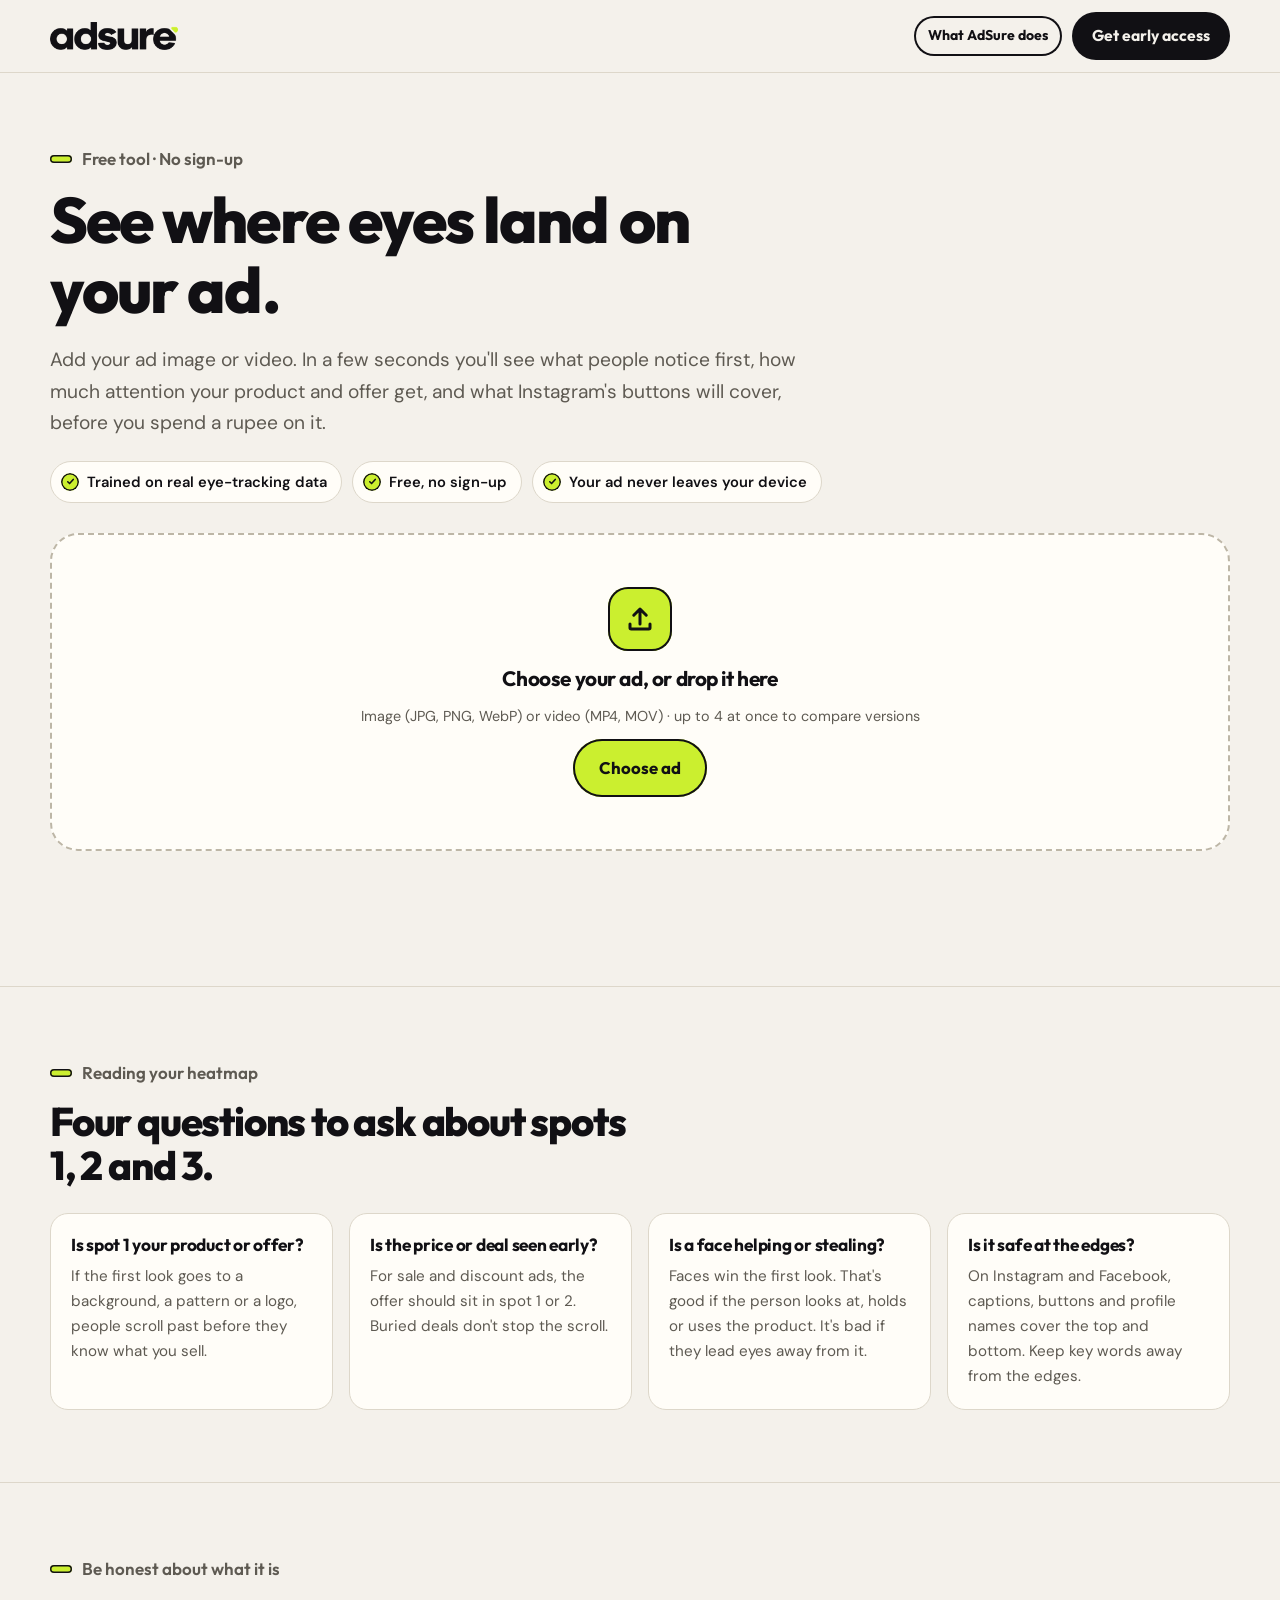
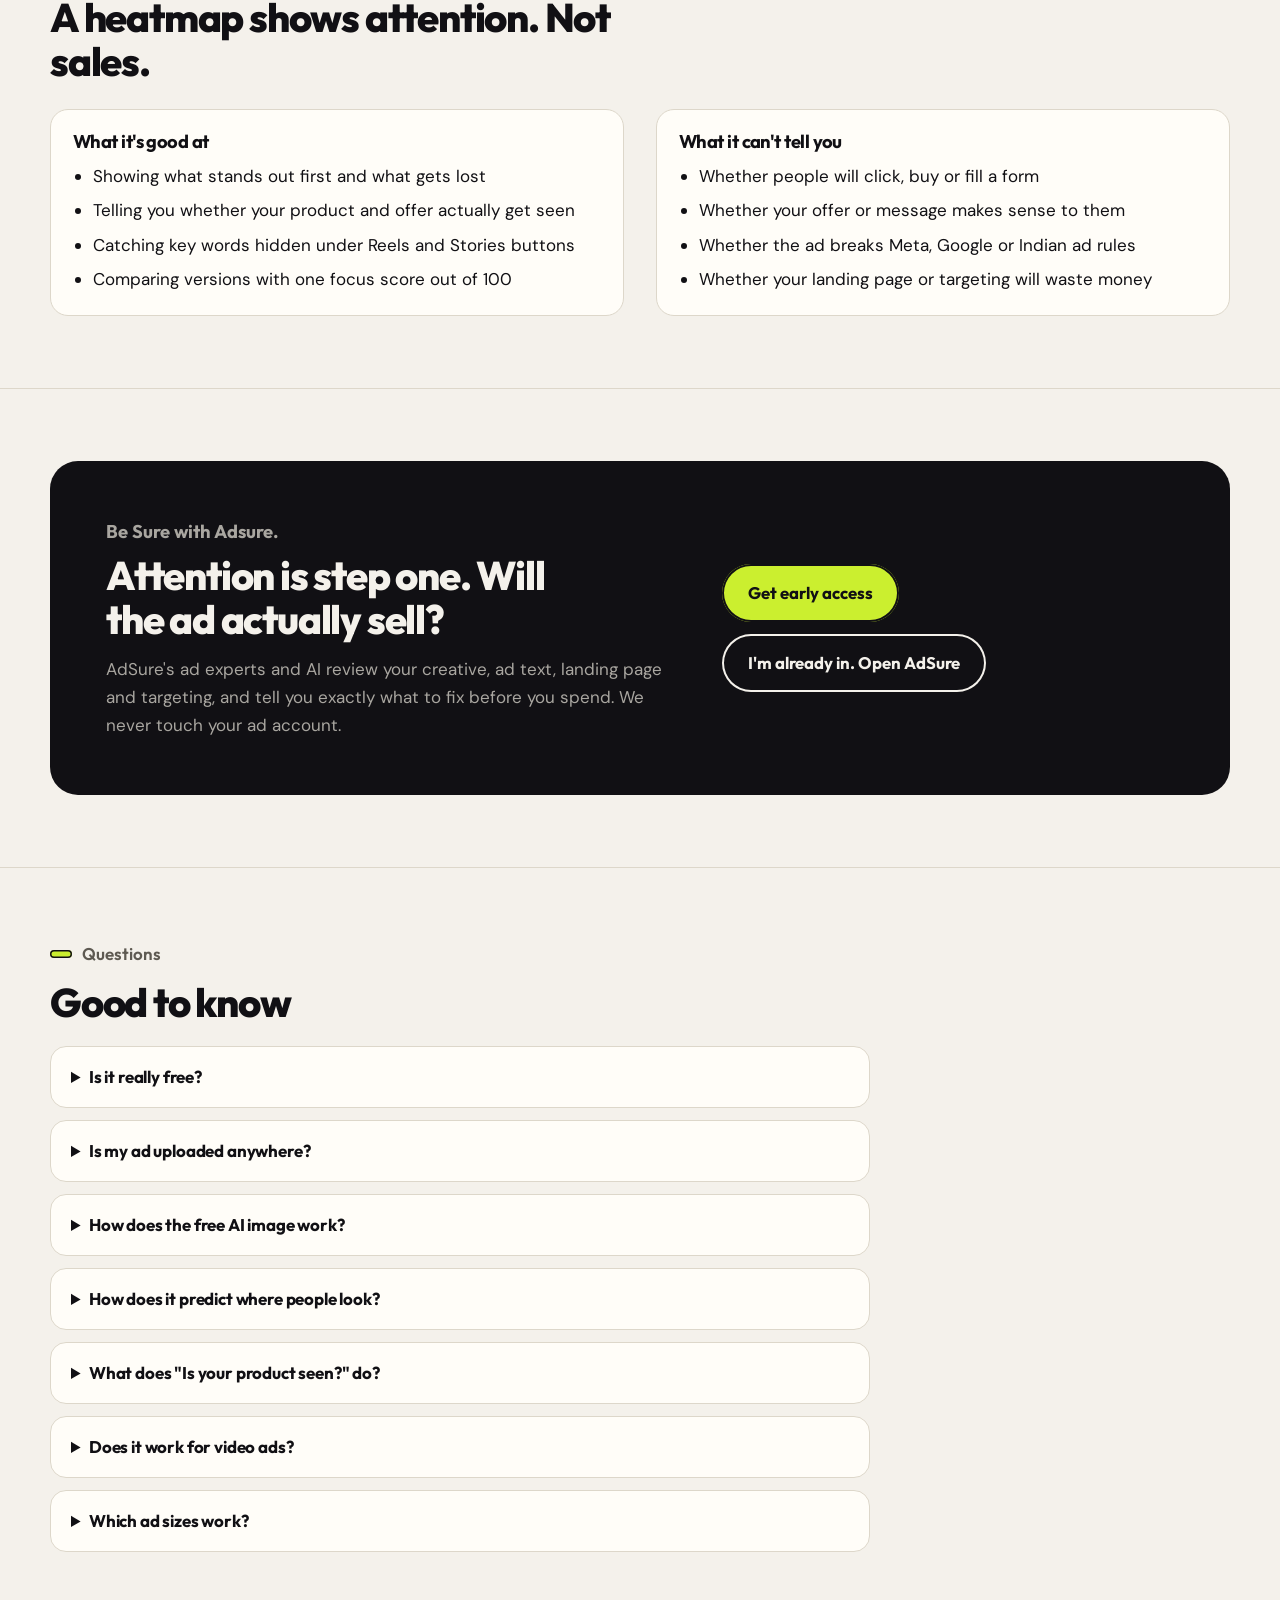
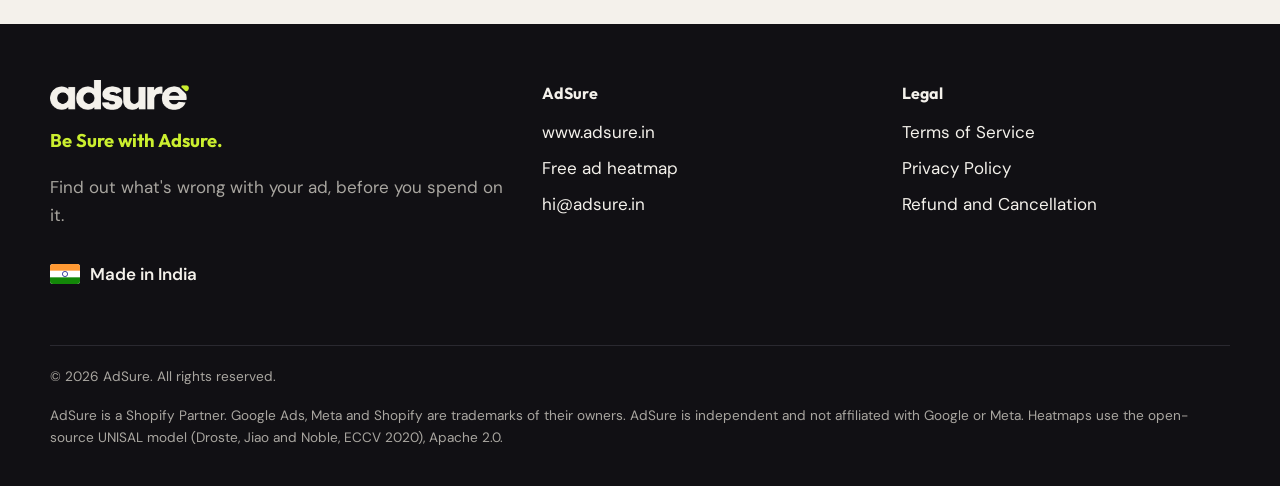
<file: heatmap.html>
<!doctype html>
<html lang="en-IN">
<head>
<meta charset="utf-8">
<meta name="viewport" content="width=device-width, initial-scale=1, viewport-fit=cover">
<title>Free Ad Attention Heatmap: See What People Notice First | AdSure</title>
<meta name="description" content="Free, no sign-up. Add your Meta or Google ad image or video and see where eyes land first, what gets skipped, and what to change. Your ad never leaves your device.">
<meta name="robots" content="index, follow, max-image-preview:large">
<link rel="canonical" href="https://www.adsure.in/heatmap">
<meta name="theme-color" content="#F4F1EB">
<meta property="og:type" content="website">
<meta property="og:site_name" content="AdSure">
<meta property="og:locale" content="en_IN">
<meta property="og:url" content="https://www.adsure.in/heatmap">
<meta property="og:title" content="Free Ad Attention Heatmap | AdSure">
<meta property="og:description" content="See where eyes land first on your ad, before you spend on it. Free, no sign-up, and your ad never leaves your device.">
<meta property="og:image" content="https://www.adsure.in/assets/og-heatmap.png?v=1">
<meta property="og:image:width" content="1200">
<meta property="og:image:height" content="630">
<meta property="og:image:alt" content="AdSure free ad attention heatmap: see where eyes land first on your ad">
<meta name="twitter:card" content="summary_large_image">
<meta name="twitter:title" content="Free Ad Attention Heatmap | AdSure">
<meta name="twitter:description" content="See where eyes land first on your ad, before you spend on it. Free, no sign-up.">
<meta name="twitter:image" content="https://www.adsure.in/assets/og-heatmap.png?v=1">
<link rel="icon" href="/assets/favicon.png" type="image/png">
<link rel="apple-touch-icon" href="/assets/apple-touch-icon.png">
<link rel="preconnect" href="https://fonts.googleapis.com">
<link rel="preconnect" href="https://fonts.gstatic.com" crossorigin>
<link href="https://fonts.googleapis.com/css2?family=Outfit:wght@500;600;700;800&family=DM+Sans:opsz,wght@9..40,400;9..40,500;9..40,600;9..40,700&display=swap" rel="stylesheet">
<link rel="stylesheet" href="/assets/legal.css">
<script type="application/ld+json">
[
 {
  "@context": "https://schema.org",
  "@type": "WebApplication",
  "name": "AdSure Ad Attention Heatmap",
  "url": "https://www.adsure.in/heatmap",
  "applicationCategory": "BusinessApplication",
  "operatingSystem": "Web",
  "isAccessibleForFree": true,
  "offers": { "@type": "Offer", "price": "0", "priceCurrency": "INR" },
  "description": "See where people look first on your ad image or video. Free, no sign-up, runs in your browser.",
  "publisher": { "@type": "Organization", "name": "AdSure", "url": "https://www.adsure.in/" }
 },
 {
  "@context": "https://schema.org",
  "@type": "FAQPage",
  "mainEntity": [
   { "@type": "Question", "name": "Is the ad heatmap really free?", "acceptedAnswer": { "@type": "Answer", "text": "Yes. No sign-up, no limit on how many ads you check." } },
   { "@type": "Question", "name": "Is my ad uploaded anywhere?", "acceptedAnswer": { "@type": "Answer", "text": "Not for the heatmap. The heatmap is worked out inside your browser, so your image or video never leaves your phone or computer. The only exception is the optional free AI image: if you choose it, a small copy of that one ad is sent to our AI to make it, and neither image is stored." } },
   { "@type": "Question", "name": "How accurate is an attention heatmap?", "acceptedAnswer": { "@type": "Answer", "text": "It uses a model trained on real eye-tracking studies, so it is good at showing what stands out first and what gets lost. It is a prediction, not a new eye-tracking study of your ad, and it cannot tell you whether people will click or buy." } },
   { "@type": "Question", "name": "Does it work for video ads?", "acceptedAnswer": { "@type": "Answer", "text": "Yes. It checks the opening frame and one frame for each of the first 3 seconds." } }
  ]
 }
]
</script>
<style>
  .btn-lime{background:var(--lime);color:var(--ink);box-shadow:inset 0 0 0 2px var(--ink)}
  .btn-lime:hover{background:#d8f55c}
  .btn-ghost{background:transparent;color:var(--ink);box-shadow:inset 0 0 0 2px var(--ink)}
  .btn-ghost:hover{background:rgba(17,16,20,.06)}
  .btn-big{padding:15px 26px;font-size:1.05rem}
  .btn-sm{padding:8px 14px;font-size:.88rem}
  .on-ink .btn-ghost{color:var(--cream);box-shadow:inset 0 0 0 2px var(--cream)}
  .on-ink .btn-ghost:hover{background:rgba(255,255,255,.08)}
  button.btn{border:0;cursor:pointer}

  .tool{padding:clamp(36px,6vw,72px) 0 clamp(40px,6vw,72px)}
  .tool h1{font-size:clamp(2.3rem,5.4vw,4rem);font-weight:800;max-width:17ch}
  .lede{font-size:clamp(1.05rem,1.6vw,1.2rem);color:var(--muted);max-width:60ch;margin:18px 0 0}
  .pills{display:flex;flex-wrap:wrap;gap:10px;margin:22px 0 0;padding:0;list-style:none}
  .pills li{display:flex;align-items:center;gap:8px;background:var(--paper);border:1px solid var(--line);border-radius:999px;padding:8px 14px 8px 10px;font-weight:600;font-size:.92rem}
  .pills li::before{content:"";width:18px;height:18px;border-radius:50%;background:var(--lime) url("data:image/svg+xml,%3Csvg xmlns='http://www.w3.org/2000/svg' viewBox='0 0 24 24' fill='none' stroke='%23111014' stroke-width='3.4' stroke-linecap='round' stroke-linejoin='round'%3E%3Cpath d='M6 12.5l4 4 8-9'/%3E%3C/svg%3E") center/11px no-repeat;box-shadow:inset 0 0 0 1.5px var(--ink)}

  .drop{margin-top:30px;display:grid;place-items:center;text-align:center;gap:10px;background:var(--paper);border:2px dashed #BDB6A6;border-radius:var(--r-lg,28px);padding:clamp(28px,5vw,52px) 20px;cursor:pointer;transition:border-color .15s,background .15s}
  .drop:hover,.drop.over{border-color:var(--ink);background:#fff}
  .drop:focus-within{outline:3px solid var(--ink);outline-offset:3px}
  .drop b{font-family:var(--head);font-size:1.3rem;letter-spacing:-.02em}
  .drop .small{color:var(--muted);font-size:.9rem}
  .drop input{position:absolute;width:1px;height:1px;opacity:0;pointer-events:none}
  .drop-ic{width:64px;height:64px;border-radius:20px;background:var(--lime);display:grid;place-items:center;box-shadow:inset 0 0 0 2px var(--ink)}
  .status{margin-top:14px;font-weight:600;min-height:1.6em}
  .status.err{color:#B3261E}

  .results{display:grid;gap:22px;margin-top:22px}
  .res{display:grid;grid-template-columns:minmax(0,1.05fr) minmax(0,1fr);gap:clamp(18px,3vw,34px);background:var(--paper);border:1px solid var(--line);border-radius:var(--r-lg,28px);padding:clamp(16px,2.6vw,26px)}
  .res-media{background:var(--ink);border-radius:18px;overflow:hidden;display:grid;place-items:center;align-self:start}
  .res-media canvas{display:block;width:100%;height:auto;max-height:640px;object-fit:contain}
  .res-name{font-size:.86rem;color:var(--muted);margin:0 0 10px;overflow:hidden;text-overflow:ellipsis;white-space:nowrap}
  .seg{display:inline-flex;background:var(--cream);border:1px solid var(--line);border-radius:999px;padding:4px;gap:2px}
  .seg button{border:0;background:transparent;border-radius:999px;padding:7px 14px;font:600 .88rem var(--body);color:var(--muted);cursor:pointer}
  .seg button[aria-pressed="true"]{background:var(--ink);color:var(--cream)}
  .verdict{display:inline-flex;align-items:center;gap:8px;margin-top:16px;border-radius:999px;padding:7px 14px 7px 10px;font-family:var(--head);font-weight:800;font-size:1.05rem;letter-spacing:-.01em}
  .verdict::before{content:"";width:12px;height:12px;border-radius:50%;background:currentColor}
  .verdict.good{background:var(--lime);color:var(--ink)}
  .verdict.good::before{background:var(--ink)}
  .verdict.mid{background:#FFE9B8;color:#7A4B00}
  .verdict.bad{background:#FBE3DF;color:#A3281C}
  .res-line{margin:12px 0 0;font-size:1.02rem}
  .res h3{font-size:1.05rem;margin:20px 0 8px}
  .spots{list-style:none;margin:0;padding:0;display:grid;gap:8px}
  .spots li{display:grid;grid-template-columns:28px 1fr auto;gap:10px;align-items:center;background:var(--cream);border-radius:12px;padding:9px 12px;font-size:.95rem}
  .spots i{font-style:normal;width:26px;height:26px;border-radius:50%;background:var(--lime);box-shadow:inset 0 0 0 2px var(--ink);display:grid;place-items:center;font:800 .8rem var(--head)}
  .spots small{color:var(--muted);font-weight:600}
  .tips{margin:0;padding-left:20px;display:grid;gap:6px;font-size:.96rem}
  .res-actions{display:flex;gap:10px;flex-wrap:wrap;margin-top:20px}
  .compare{background:var(--ink);color:var(--cream);border-radius:var(--r-lg,28px);padding:clamp(18px,3vw,28px)}
  .compare h2{font-size:1.4rem}
  .compare p{color:var(--muted-on-ink);margin:8px 0 0}
  .compare b{color:var(--lime)}

  .sec{padding:clamp(40px,6vw,72px) 0;border-top:1px solid var(--line)}
  .sec h2{font-size:clamp(1.7rem,3.2vw,2.5rem);font-weight:800;max-width:22ch}
  .qgrid{display:grid;grid-template-columns:repeat(auto-fit,minmax(220px,1fr));gap:16px;margin-top:26px}
  .q{background:var(--paper);border:1px solid var(--line);border-radius:18px;padding:20px}
  .q b{font-family:var(--head);font-size:1.08rem;letter-spacing:-.015em;display:block;line-height:1.25}
  .q p{margin:8px 0 0;color:var(--muted);font-size:.95rem}
  .two{display:grid;grid-template-columns:1fr 1fr;gap:clamp(18px,3vw,32px);margin-top:26px}
  .box{background:var(--paper);border:1px solid var(--line);border-radius:18px;padding:22px}
  .box h3{font-size:1.15rem;margin-bottom:10px}
  .box ul{margin:0;padding-left:20px;display:grid;gap:6px}
  .cta{background:var(--ink);color:var(--cream);border-radius:var(--r-lg,28px);padding:clamp(28px,5vw,56px);display:grid;grid-template-columns:1.3fr 1fr;gap:28px;align-items:center}
  .cta h2{color:var(--cream);max-width:18ch}
  .cta p{color:var(--muted-on-ink);margin:14px 0 0;max-width:52ch}
  .cta .btns{display:flex;flex-direction:column;gap:12px;align-items:flex-start}
  .cta .tagline{margin:0 0 6px}
  .faq{margin-top:22px;display:grid;gap:12px;max-width:820px}
  .faq details{background:var(--paper);border:1px solid var(--line);border-radius:16px;padding:16px 20px}
  .faq summary{cursor:pointer;font-family:var(--head);font-weight:700;font-size:1.06rem;letter-spacing:-.01em}
  .faq p{margin:10px 0 0;color:var(--muted)}
  .nav-in .nav-r{display:flex;gap:10px;align-items:center}
  .muted{color:var(--muted)}
  .small{font-size:.88rem}
  .head-row{display:flex;align-items:center;gap:14px}
  .head-row .verdict{margin-top:0}
  .sc{position:relative;width:64px;height:64px;flex:none;display:grid;place-items:center}
  .sc svg{position:absolute;inset:0;width:100%;height:100%}
  .sc b{font-family:var(--head);font-weight:800;font-size:1.25rem;letter-spacing:-.03em;color:var(--ink)}
  .sc.good{color:#8DB31A}.sc.mid{color:#E2A23B}.sc.bad{color:#D9483B}
  .res .seg{margin-top:14px}
  .res-left{display:grid;gap:14px;align-self:start}
  .strip{display:flex;gap:8px;overflow-x:auto;padding-bottom:4px}
  .strip button{border:0;background:var(--cream);border-radius:12px;padding:6px;display:grid;gap:4px;cursor:pointer;box-shadow:inset 0 0 0 1.5px var(--line);flex:none}
  .strip button[aria-pressed="true"]{box-shadow:inset 0 0 0 2.5px var(--ink)}
  .strip canvas{display:block;width:auto;height:90px;border-radius:8px}
  .strip small{font-weight:700;font-size:.78rem}
  .marks{list-style:none;margin:0 0 10px;padding:0;display:grid;gap:8px}
  .marks li{display:grid;grid-template-columns:minmax(90px,auto) 1fr auto auto;gap:10px;align-items:center;background:var(--cream);border-radius:12px;padding:8px 10px;font-size:.92rem}
  .marks .bar{height:8px;border-radius:8px;background:#E7E2D6;overflow:hidden}
  .marks .bar span{display:block;height:100%;background:var(--ink);border-radius:8px}
  .marks .x{border:0;background:transparent;font-size:1.2rem;line-height:1;cursor:pointer;color:var(--muted);padding:0 4px}
  .mark-btns{display:flex;flex-wrap:wrap;gap:6px}
  .mark-btns button{border:0;border-radius:999px;padding:6px 11px;font:600 .82rem var(--body);background:var(--paper);box-shadow:inset 0 0 0 1.5px var(--line);cursor:pointer;color:var(--ink)}
  .mark-btns button:hover{box-shadow:inset 0 0 0 1.5px var(--ink)}
  .mark-btns button[aria-pressed="true"]{background:var(--lime);box-shadow:inset 0 0 0 2px var(--ink)}
  .mark-hint{margin:8px 0 0;font-weight:700;color:var(--ink);background:var(--lime-soft);border-radius:10px;padding:8px 12px}
  .chk{display:flex;gap:8px;align-items:flex-start;margin-top:14px;font-size:.92rem;font-weight:600;cursor:pointer}
  .chk input{margin-top:4px;accent-color:#111014}
  .phones{display:grid;grid-template-columns:1fr 1fr;gap:12px}
  .phones figure{margin:0;display:grid;gap:6px;justify-items:center}
  .phones figcaption{font-size:.8rem;color:var(--muted);text-align:center}
  .phone{width:100%;max-width:220px;background:#fff;border-radius:22px;padding:10px 0 12px;box-shadow:0 0 0 6px var(--ink),0 18px 40px -18px rgba(17,16,20,.5);overflow:hidden}
  .ph-top{display:flex;align-items:center;gap:6px;padding:0 10px 8px;font-size:.66rem}
  .ph-top .av{width:18px;height:18px;border-radius:50%;background:#ddd}
  .ph-top small{color:#888;margin-left:auto}
  .ph-ad img{display:block;width:100%;height:auto}
  .ph-cta{display:flex;justify-content:space-between;padding:7px 10px;background:#F2F2F2;font-size:.68rem;font-weight:700}
  .ph-cap{height:8px;margin:8px 10px 0;border-radius:4px;background:#EEE}
  .phone.glance .ph-ad img{filter:blur(3px) saturate(.9);transform:scale(1.02)}
  @media (max-width:860px){.res,.cta,.two{grid-template-columns:1fr}.nav-in .btn-ghost{display:none}}
  @media print{.drop,.res-actions,.seg,.cta,.sec{display:none}}
  .ai-free{margin-top:20px;padding:16px 18px;border-radius:18px;background:var(--lime-soft,#EEF8C4);box-shadow:inset 0 0 0 2px var(--ink)}
  .ai-free h3{margin:0 0 6px}
  .ai-img{display:block;width:100%;max-width:420px;height:auto;margin-top:10px;border-radius:12px;box-shadow:0 0 0 1px var(--line)}
  .ai-err{color:#B3261E;margin:10px 0 0}
  .ai-spin{display:inline-block;width:14px;height:14px;margin-right:8px;vertical-align:-2px;border-radius:50%;border:2px solid var(--line);border-top-color:var(--ink);animation:aispin .8s linear infinite}
  @keyframes aispin{to{transform:rotate(360deg)}}
  .ts-free{position:fixed;right:16px;bottom:16px;z-index:60}
  @media print{.ai-free{display:none}}
</style>
</head>
<body>

<header class="nav">
  <div class="wrap nav-in">
    <a class="nav-logo" href="/" aria-label="AdSure home"><img src="/assets/logo-dark.png" alt="AdSure" width="440" height="96"></a>
    <div class="nav-r">
      <a class="btn btn-ghost btn-sm" href="/">What AdSure does</a>
      <a class="btn" href="/#join">Get early access</a>
    </div>
  </div>
</header>

<main>
  <section class="tool">
    <div class="wrap">
      <p class="kicker">Free tool · No sign-up</p>
      <h1>See where eyes land on your ad.</h1>
      <p class="lede">Add your ad image or video. In a few seconds you'll see what people notice first, how much attention your product and offer get, and what Instagram's buttons will cover, before you spend a rupee on it.</p>
      <ul class="pills" aria-label="About this tool">
        <li>Trained on real eye-tracking data</li>
        <li>Free, no sign-up</li>
        <li>Your ad never leaves your device</li>
      </ul>

      <label class="drop" id="drop">
        <input type="file" id="file" accept="image/jpeg,image/png,image/webp,video/mp4,video/quicktime,video/webm" multiple>
        <span class="drop-ic" aria-hidden="true"><svg width="30" height="30" viewBox="0 0 24 24" fill="none" stroke="#111014" stroke-width="2.4" stroke-linecap="round" stroke-linejoin="round"><path d="M12 16V4M7 9l5-5 5 5"/><path d="M4 16v3a1 1 0 0 0 1 1h14a1 1 0 0 0 1-1v-3"/></svg></span>
        <b>Choose your ad, or drop it here</b>
        <span class="small">Image (JPG, PNG, WebP) or video (MP4, MOV) · up to 4 at once to compare versions</span>
        <span class="btn btn-lime btn-big" aria-hidden="true">Choose ad</span>
      </label>
      <p class="status" id="status" role="status" aria-live="polite"></p>
      <div class="results" id="results"></div>
    </div>
  </section>

  <section class="sec">
    <div class="wrap">
      <p class="kicker">Reading your heatmap</p>
      <h2>Four questions to ask about spots 1, 2 and 3.</h2>
      <div class="qgrid">
        <div class="q"><b>Is spot 1 your product or offer?</b><p>If the first look goes to a background, a pattern or a logo, people scroll past before they know what you sell.</p></div>
        <div class="q"><b>Is the price or deal seen early?</b><p>For sale and discount ads, the offer should sit in spot 1 or 2. Buried deals don't stop the scroll.</p></div>
        <div class="q"><b>Is a face helping or stealing?</b><p>Faces win the first look. That's good if the person looks at, holds or uses the product. It's bad if they lead eyes away from it.</p></div>
        <div class="q"><b>Is it safe at the edges?</b><p>On Instagram and Facebook, captions, buttons and profile names cover the top and bottom. Keep key words away from the edges.</p></div>
      </div>
    </div>
  </section>

  <section class="sec">
    <div class="wrap">
      <p class="kicker">Be honest about what it is</p>
      <h2>A heatmap shows attention. Not sales.</h2>
      <div class="two">
        <div class="box"><h3>What it's good at</h3><ul><li>Showing what stands out first and what gets lost</li><li>Telling you whether your product and offer actually get seen</li><li>Catching key words hidden under Reels and Stories buttons</li><li>Comparing versions with one focus score out of 100</li></ul></div>
        <div class="box"><h3>What it can't tell you</h3><ul><li>Whether people will click, buy or fill a form</li><li>Whether your offer or message makes sense to them</li><li>Whether the ad breaks Meta, Google or Indian ad rules</li><li>Whether your landing page or targeting will waste money</li></ul></div>
      </div>
    </div>
  </section>

  <section class="sec">
    <div class="wrap">
      <div class="cta on-ink">
        <div>
          <p class="tagline">Be Sure with Adsure.</p>
          <h2>Attention is step one. Will the ad actually sell?</h2>
          <p>AdSure's ad experts and AI review your creative, ad text, landing page and targeting, and tell you exactly what to fix before you spend. We never touch your ad account.</p>
        </div>
        <div class="btns">
          <a class="btn btn-lime btn-big" href="/#join">Get early access</a>
          <a class="btn btn-ghost btn-big" href="https://app.adsure.in">I'm already in. Open AdSure</a>
        </div>
      </div>
    </div>
  </section>

  <section class="sec">
    <div class="wrap">
      <p class="kicker">Questions</p>
      <h2>Good to know</h2>
      <div class="faq">
        <details><summary>Is it really free?</summary><p>Yes. No sign-up, no limit on how many ads you check.</p></details>
        <details><summary>Is my ad uploaded anywhere?</summary><p>Not for the heatmap. The heatmap is worked out inside your browser. Your image or video never leaves your phone or computer, and AdSure never sees it. Close the tab and it's gone.</p><p>The only exception is the optional free AI image. If you tap "Make my free AI image", a small copy of that one ad and our tips are sent to our AI to make it. Neither image is stored.</p></details>
        <details><summary>How does the free AI image work?</summary><p>After your heatmap, you can get one AI-improved version of an image ad, free and without signing up. It uses a basic AI model, so check the product and any text before you use it. To keep it fair, it's one per person. For more and sharper versions made from a full review by our experts and AI, join AdSure.</p></details>
        <details><summary>How does it predict where people look?</summary><p>It uses a model trained on real eye-tracking studies, where cameras recorded exactly where people looked at over a thousand images. The model learned what pulls the eye: faces, text, contrast and position. On slow connections we use a lighter, instant model instead, and the result says which one was used. It's a prediction, not a new eye-tracking study of your ad.</p></details>
        <details><summary>What does "Is your product seen?" do?</summary><p>Draw a box around your product, offer, logo or button. We show what share of attention each one gets and the order people see them in, so you know whether the thing you're paying to show actually gets noticed.</p></details>
        <details><summary>Does it work for video ads?</summary><p>Yes. It checks the opening frame, the one people see while they scroll, and one frame for each of the first 3 seconds, where most people decide to stay or scroll on.</p></details>
        <details><summary>Which ad sizes work?</summary><p>Any. Square (1:1), portrait (4:5), stories and reels (9:16) and landscape all work.</p></details>
      </div>
    </div>
  </section>
</main>

<footer>
  <div class="wrap">
    <div class="foot-grid">
      <div>
        <img src="/assets/logo-light.png" alt="AdSure" width="440" height="96" loading="lazy" decoding="async">
        <p class="tagline">Be Sure with Adsure.</p>
        <p>Find out what's wrong with your ad, before you spend on it.</p>
        <p class="made">
          <svg viewBox="0 0 30 20" aria-hidden="true"><rect width="30" height="20" fill="#fff"/><rect width="30" height="6.67" fill="#FF9933"/><rect y="13.33" width="30" height="6.67" fill="#138808"/><circle cx="15" cy="10" r="2.6" fill="none" stroke="#000080" stroke-width=".7"/></svg>
          Made in India
        </p>
      </div>
      <div>
        <h4>AdSure</h4>
        <ul><li><a href="/">www.adsure.in</a></li><li><a href="/heatmap">Free ad heatmap</a></li><li><a href="mailto:hi@adsure.in">hi@adsure.in</a></li></ul>
      </div>
      <div>
        <h4>Legal</h4>
        <ul>
          <li><a href="/terms">Terms of Service</a></li>
          <li><a href="/privacy">Privacy Policy</a></li>
          <li><a href="/refund-policy">Refund and Cancellation</a></li>
        </ul>
      </div>
    </div>
    <div class="legal">
      <span>© 2026 AdSure. All rights reserved.</span>
      <span>AdSure is a Shopify Partner. Google Ads, Meta and Shopify are trademarks of their owners. AdSure is independent and not affiliated with Google or Meta. Heatmaps use the open-source UNISAL model (Droste, Jiao and Noble, ECCV 2020), Apache 2.0.</span>
    </div>
  </div>
</footer>

<script src="/config.js?v=20261015a"></script>
<script src="/assets/heatmap.js?v=20261014c"></script>
<script src="/assets/heatmap-page.js?v=20261015c"></script>
</body>
</html>
</file>
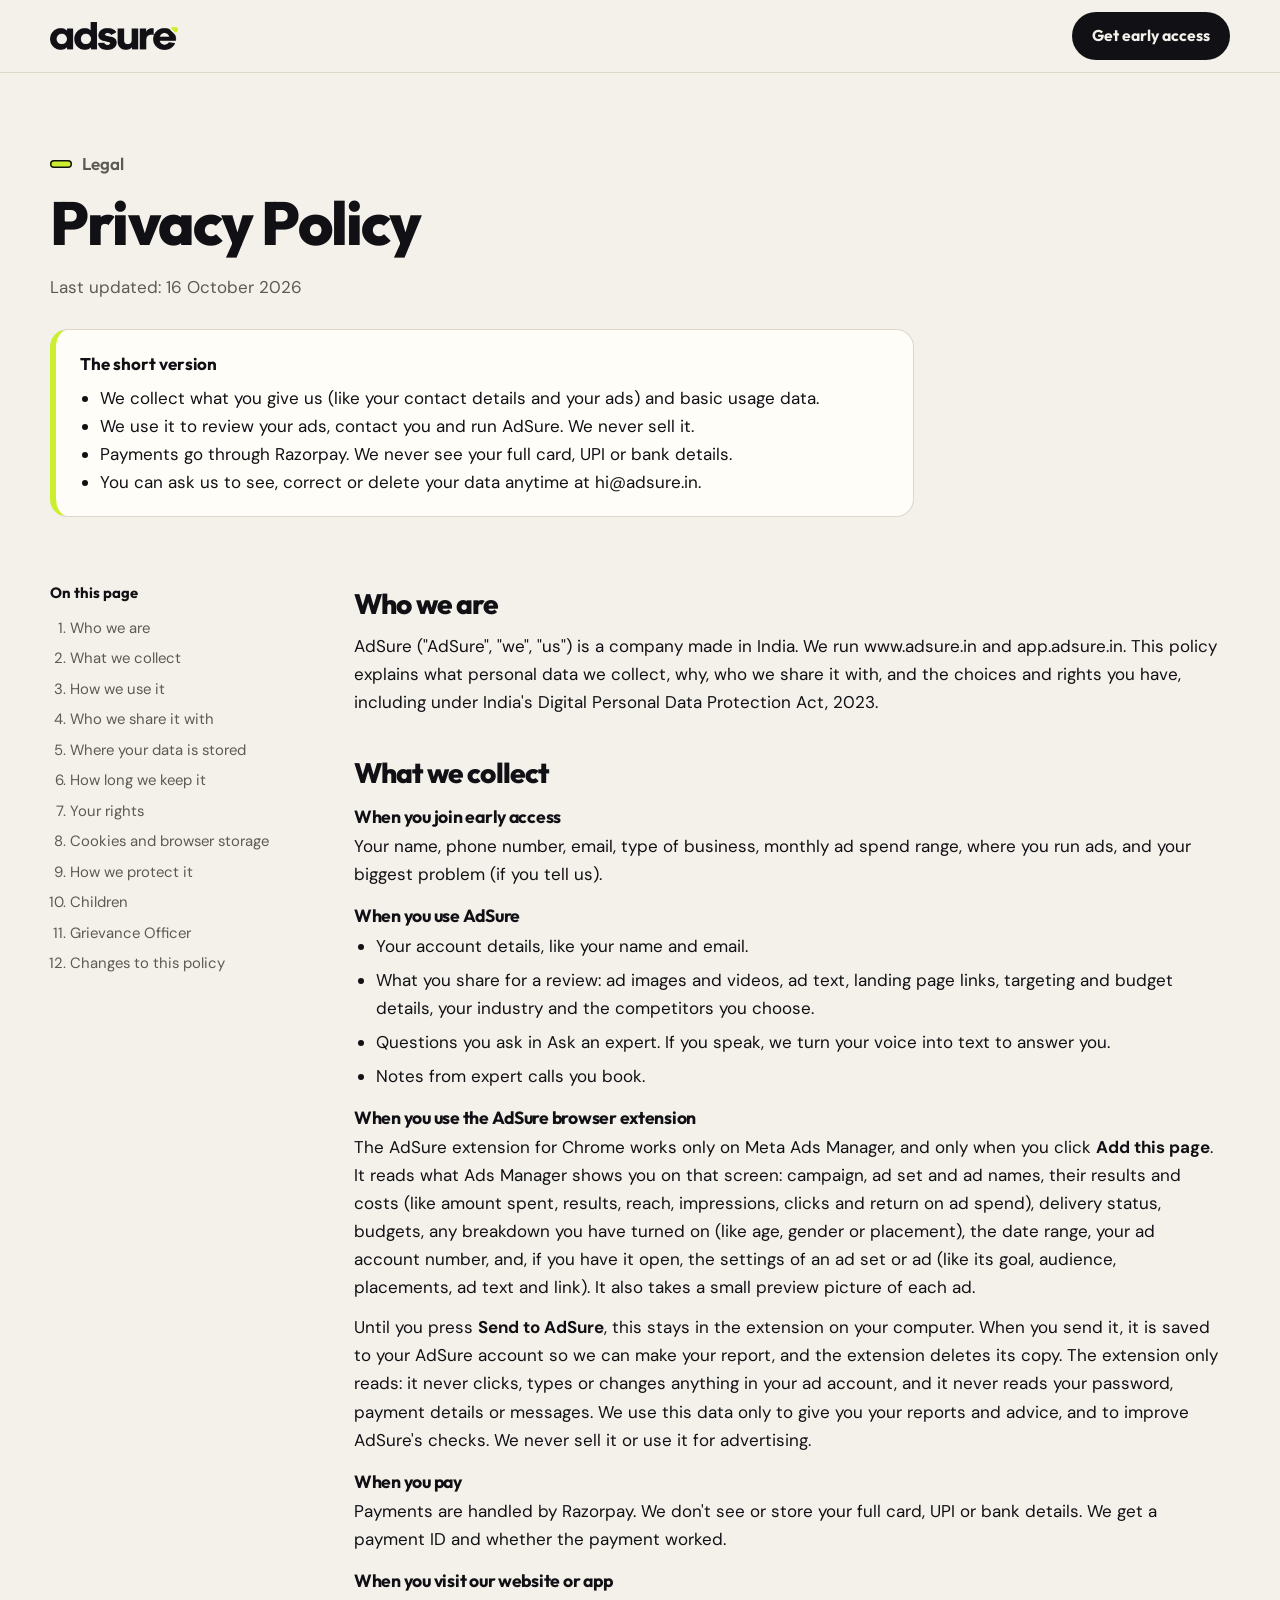
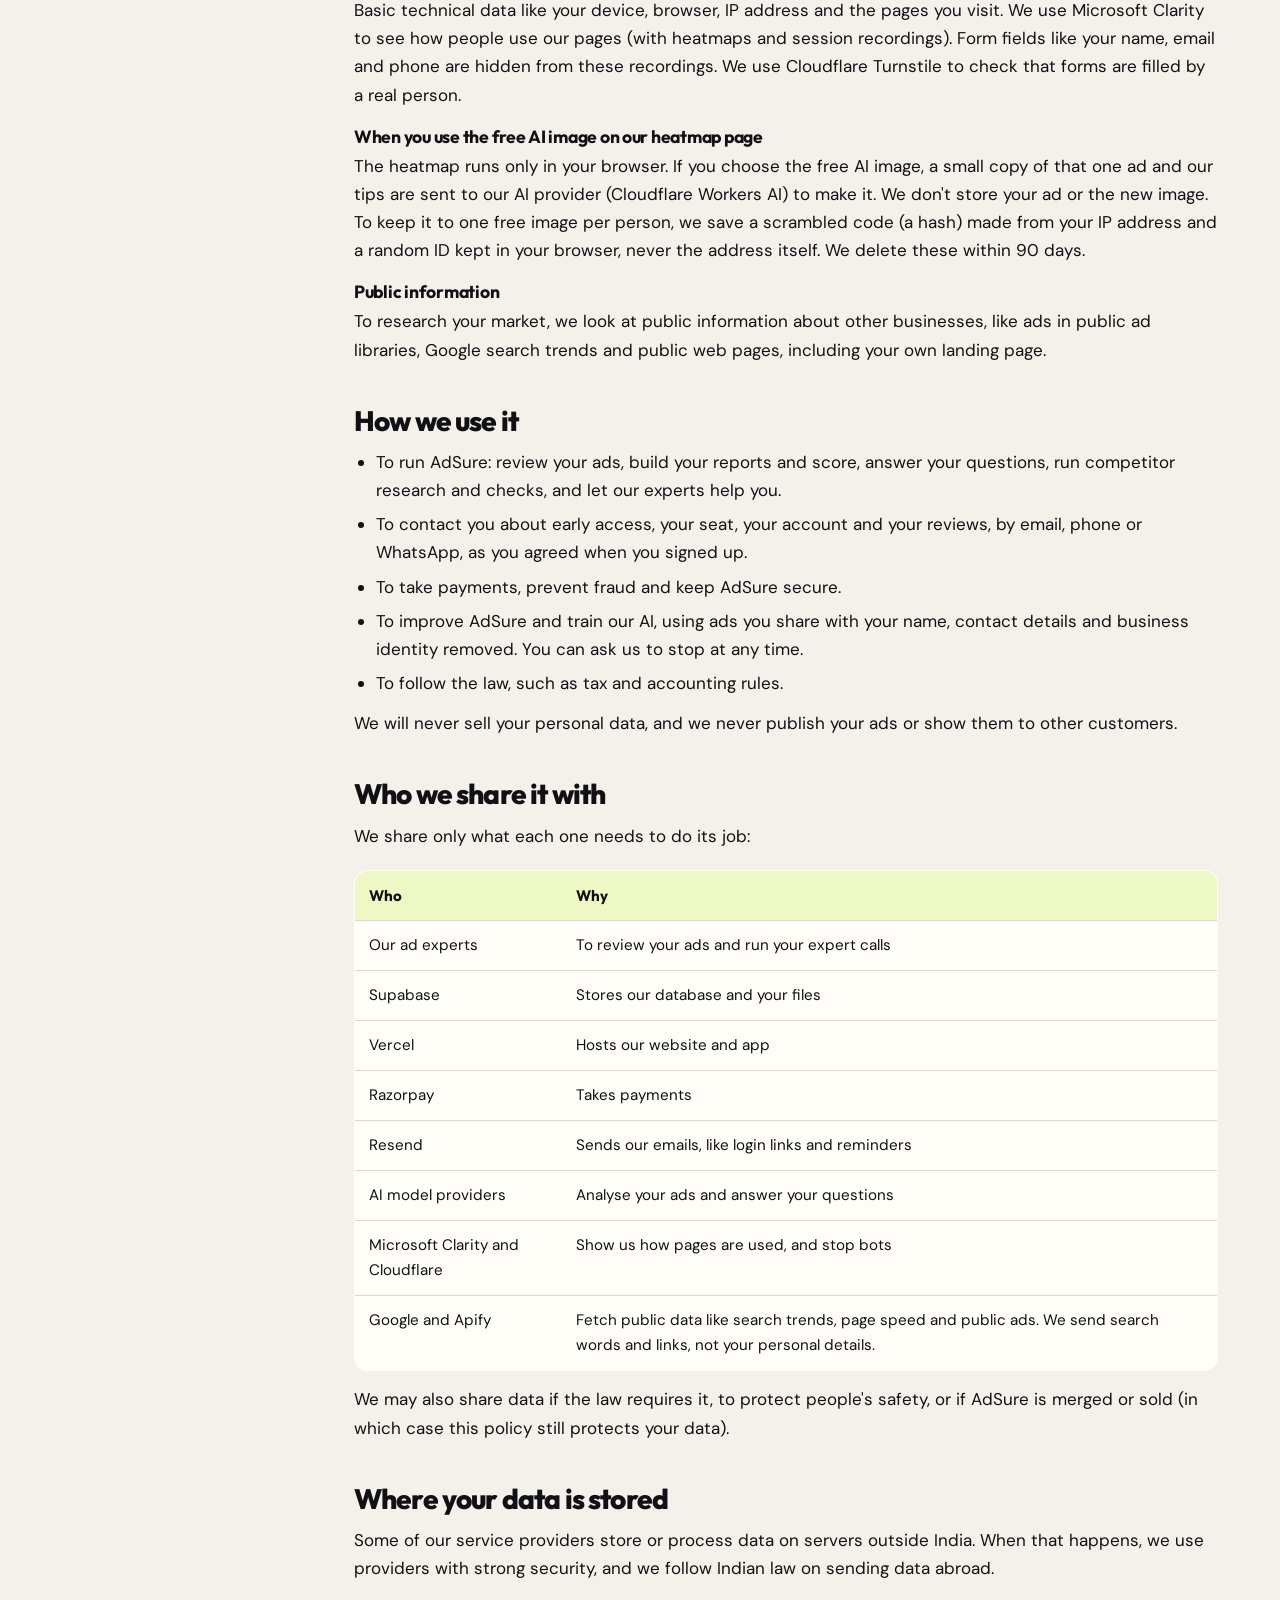
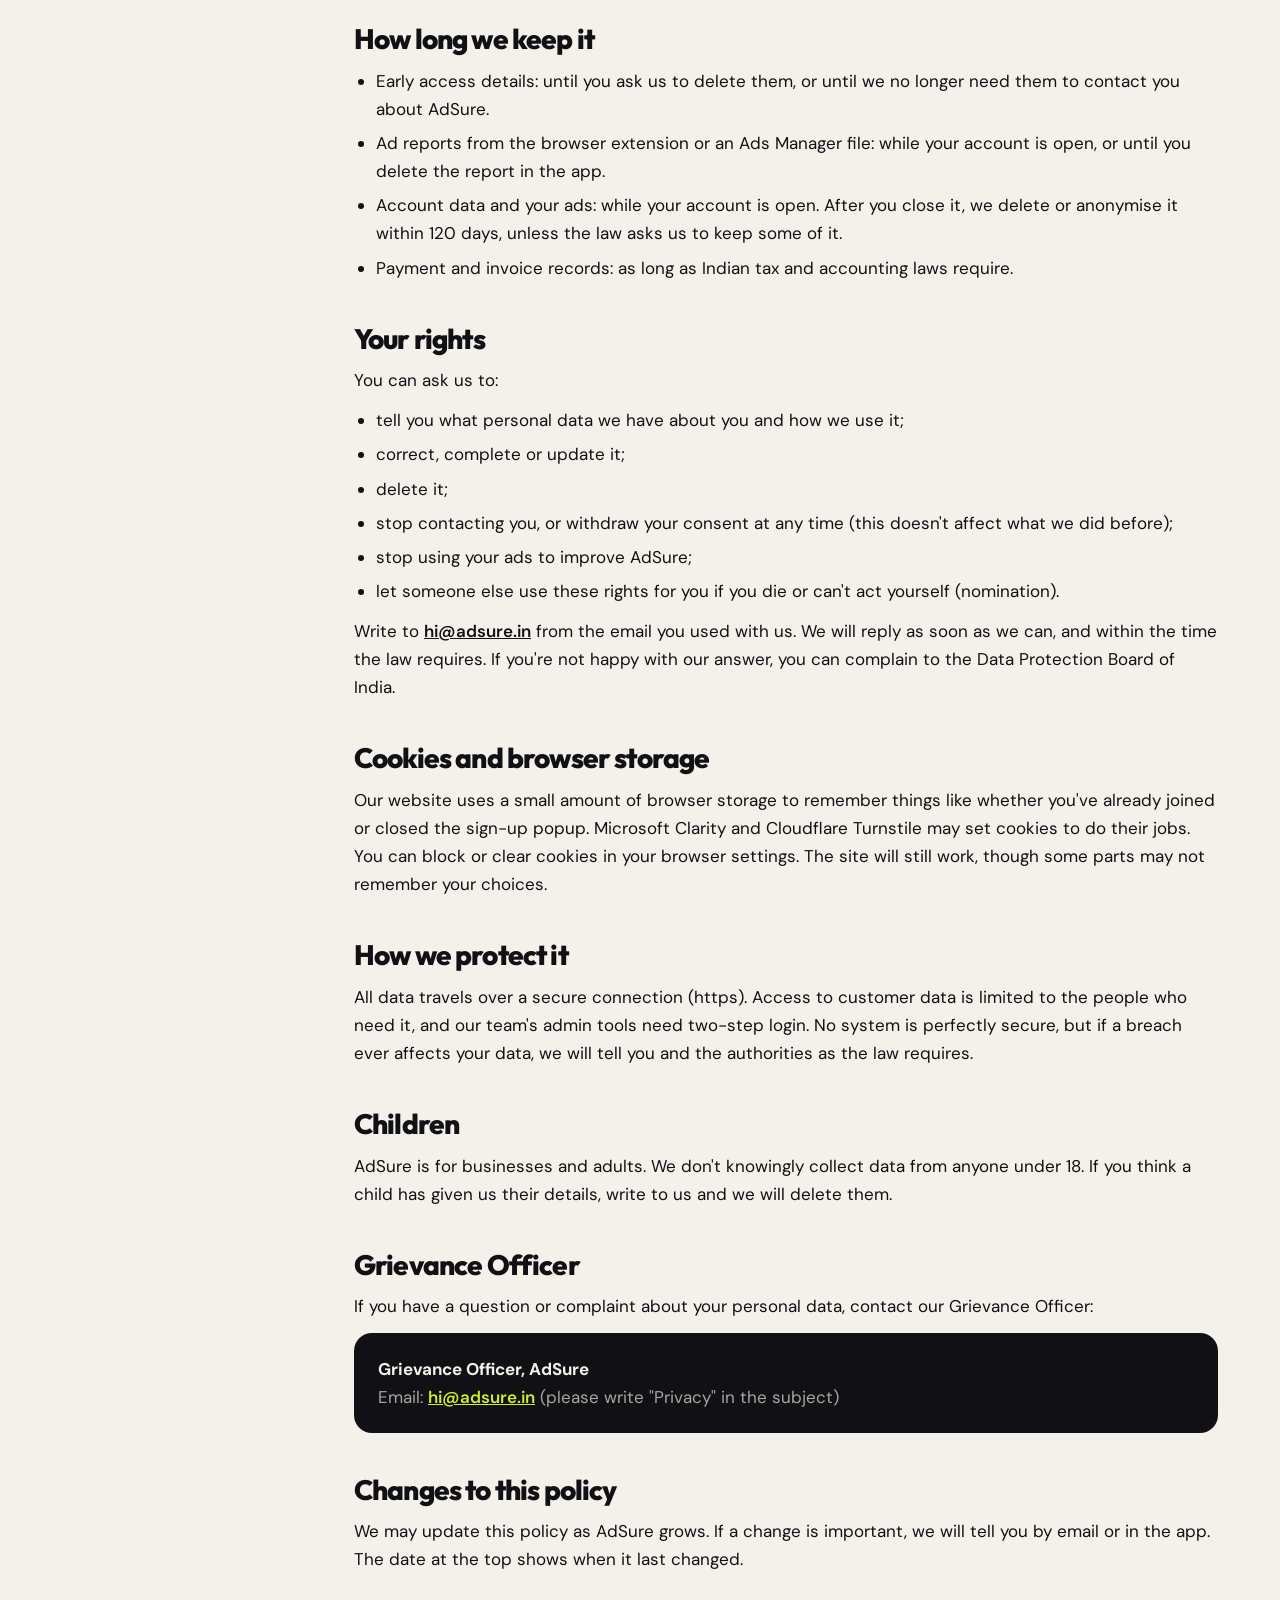
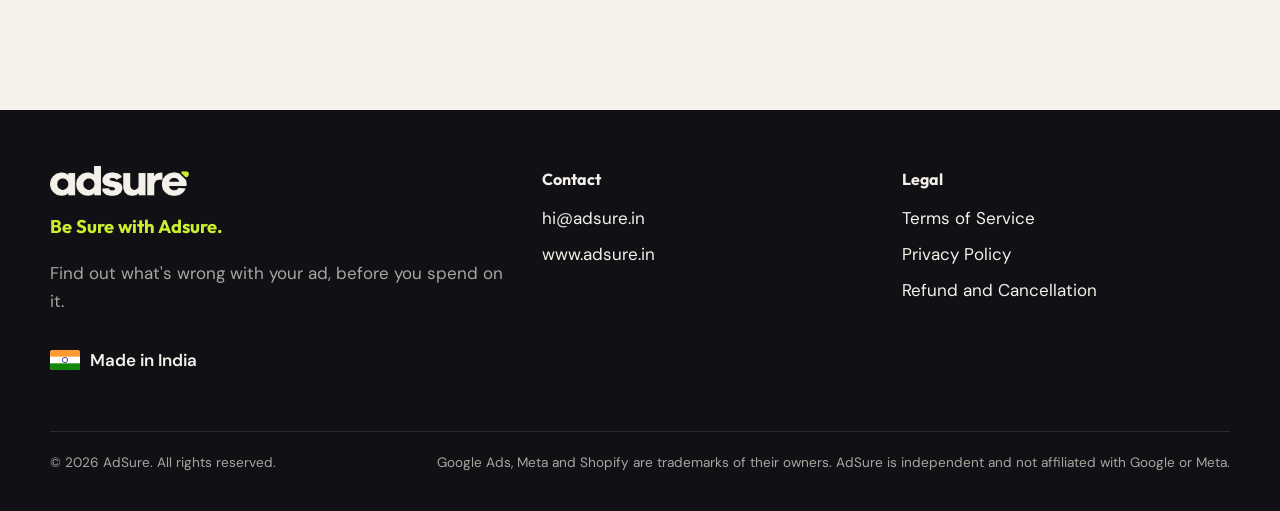
<file: privacy.html>
<!doctype html>
<html lang="en-IN">
<head>
<meta charset="utf-8">
<meta name="viewport" content="width=device-width, initial-scale=1, viewport-fit=cover">
<title>Privacy Policy | AdSure</title>
<meta name="description" content="How AdSure collects, uses and protects your personal data, who we share it with, and your rights under India's data protection law.">
<meta name="robots" content="index, follow">
<link rel="canonical" href="https://www.adsure.in/privacy">
<meta name="theme-color" content="#F4F1EB">
<meta property="og:type" content="website">
<meta property="og:site_name" content="AdSure">
<meta property="og:title" content="Privacy Policy | AdSure">
<meta property="og:description" content="How AdSure collects, uses and protects your personal data, who we share it with, and your rights under India's data protection law.">
<meta property="og:url" content="https://www.adsure.in/privacy">
<meta property="og:image" content="https://www.adsure.in/assets/og-image.png?v=2">
<link rel="icon" href="/assets/favicon.png" type="image/png">
<link rel="apple-touch-icon" href="/assets/apple-touch-icon.png">
<link rel="preconnect" href="https://fonts.googleapis.com">
<link rel="preconnect" href="https://fonts.gstatic.com" crossorigin>
<link href="https://fonts.googleapis.com/css2?family=Outfit:wght@500;600;700;800&family=DM+Sans:opsz,wght@9..40,400;9..40,500;9..40,600;9..40,700&display=swap" rel="stylesheet">
<link rel="stylesheet" href="/assets/legal.css">
</head>
<body>

<header class="nav">
  <div class="wrap nav-in">
    <a class="nav-logo" href="/" aria-label="AdSure home"><img src="/assets/logo-dark.png" alt="AdSure" width="440" height="96"></a>
    <a class="btn" href="/#join">Get early access</a>
  </div>
</header>

<main class="wrap doc">
  <div class="doc-head">
    <p class="kicker">Legal</p>
    <h1>Privacy Policy</h1>
    <p class="updated">Last updated: <time datetime="2026-10-16">16 October 2026</time></p>
    <div class="summary"><b>The short version</b><ul><li>We collect what you give us (like your contact details and your ads) and basic usage data.</li><li>We use it to review your ads, contact you and run AdSure. We never sell it.</li><li>Payments go through Razorpay. We never see your full card, UPI or bank details.</li><li>You can ask us to see, correct or delete your data anytime at hi@adsure.in.</li></ul></div>
  </div>
  <nav class="toc" aria-label="On this page">
    <p>On this page</p>
    <ol>
          <li><a href="#who">Who we are</a></li>
          <li><a href="#collect">What we collect</a></li>
          <li><a href="#use">How we use it</a></li>
          <li><a href="#share">Who we share it with</a></li>
          <li><a href="#where">Where your data is stored</a></li>
          <li><a href="#keep">How long we keep it</a></li>
          <li><a href="#rights">Your rights</a></li>
          <li><a href="#cookies">Cookies and browser storage</a></li>
          <li><a href="#security">How we protect it</a></li>
          <li><a href="#children">Children</a></li>
          <li><a href="#grievance">Grievance Officer</a></li>
          <li><a href="#changes">Changes to this policy</a></li>
    </ol>
  </nav>
  <article class="body">
        <section id="who">
          <h2>Who we are</h2>
<p>AdSure ("AdSure", "we", "us") is a company made in India. We run www.adsure.in and app.adsure.in. This policy explains what personal data we collect, why, who we share it with, and the choices and rights you have, including under India's Digital Personal Data Protection Act, 2023.</p>
        </section>
        <section id="collect">
          <h2>What we collect</h2>
<h3>When you join early access</h3>
          <p>Your name, phone number, email, type of business, monthly ad spend range, where you run ads, and your biggest problem (if you tell us).</p>
          <h3>When you use AdSure</h3>
          <ul>
            <li>Your account details, like your name and email.</li>
            <li>What you share for a review: ad images and videos, ad text, landing page links, targeting and budget details, your industry and the competitors you choose.</li>
            <li>Questions you ask in Ask an expert. If you speak, we turn your voice into text to answer you.</li>
            <li>Notes from expert calls you book.</li>
          </ul>
          <h3>When you use the AdSure browser extension</h3>
          <p>The AdSure extension for Chrome works only on Meta Ads Manager, and only when you click <b>Add this page</b>. It reads what Ads Manager shows you on that screen: campaign, ad set and ad names, their results and costs (like amount spent, results, reach, impressions, clicks and return on ad spend), delivery status, budgets, any breakdown you have turned on (like age, gender or placement), the date range, your ad account number, and, if you have it open, the settings of an ad set or ad (like its goal, audience, placements, ad text and link). It also takes a small preview picture of each ad.</p>
          <p>Until you press <b>Send to AdSure</b>, this stays in the extension on your computer. When you send it, it is saved to your AdSure account so we can make your report, and the extension deletes its copy. The extension only reads: it never clicks, types or changes anything in your ad account, and it never reads your password, payment details or messages. We use this data only to give you your reports and advice, and to improve AdSure's checks. We never sell it or use it for advertising.</p>
          <h3>When you pay</h3>
          <p>Payments are handled by Razorpay. We don't see or store your full card, UPI or bank details. We get a payment ID and whether the payment worked.</p>
          <h3>When you visit our website or app</h3>
          <p>Basic technical data like your device, browser, IP address and the pages you visit. We use Microsoft Clarity to see how people use our pages (with heatmaps and session recordings). Form fields like your name, email and phone are hidden from these recordings. We use Cloudflare Turnstile to check that forms are filled by a real person.</p>
          <h3>When you use the free AI image on our heatmap page</h3>
          <p>The heatmap runs only in your browser. If you choose the free AI image, a small copy of that one ad and our tips are sent to our AI provider (Cloudflare Workers AI) to make it. We don't store your ad or the new image. To keep it to one free image per person, we save a scrambled code (a hash) made from your IP address and a random ID kept in your browser, never the address itself. We delete these within 90 days.</p>
          <h3>Public information</h3>
          <p>To research your market, we look at public information about other businesses, like ads in public ad libraries, Google search trends and public web pages, including your own landing page.</p>
        </section>
        <section id="use">
          <h2>How we use it</h2>
<ul>
            <li>To run AdSure: review your ads, build your reports and score, answer your questions, run competitor research and checks, and let our experts help you.</li>
            <li>To contact you about early access, your seat, your account and your reviews, by email, phone or WhatsApp, as you agreed when you signed up.</li>
            <li>To take payments, prevent fraud and keep AdSure secure.</li>
            <li>To improve AdSure and train our AI, using ads you share with your name, contact details and business identity removed. You can ask us to stop at any time.</li>
            <li>To follow the law, such as tax and accounting rules.</li>
          </ul>
          <p>We will never sell your personal data, and we never publish your ads or show them to other customers.</p>
        </section>
        <section id="share">
          <h2>Who we share it with</h2>
<p>We share only what each one needs to do its job:</p>
          <div class="tbl"><table>
            <thead><tr><th scope="col">Who</th><th scope="col">Why</th></tr></thead>
            <tbody>
              <tr><td>Our ad experts</td><td>To review your ads and run your expert calls</td></tr>
              <tr><td>Supabase</td><td>Stores our database and your files</td></tr>
              <tr><td>Vercel</td><td>Hosts our website and app</td></tr>
              <tr><td>Razorpay</td><td>Takes payments</td></tr>
              <tr><td>Resend</td><td>Sends our emails, like login links and reminders</td></tr>
              <tr><td>AI model providers</td><td>Analyse your ads and answer your questions</td></tr>
              <tr><td>Microsoft Clarity and Cloudflare</td><td>Show us how pages are used, and stop bots</td></tr>
              <tr><td>Google and Apify</td><td>Fetch public data like search trends, page speed and public ads. We send search words and links, not your personal details.</td></tr>
            </tbody>
          </table></div>
          <p>We may also share data if the law requires it, to protect people's safety, or if AdSure is merged or sold (in which case this policy still protects your data).</p>
        </section>
        <section id="where">
          <h2>Where your data is stored</h2>
<p>Some of our service providers store or process data on servers outside India. When that happens, we use providers with strong security, and we follow Indian law on sending data abroad.</p>
        </section>
        <section id="keep">
          <h2>How long we keep it</h2>
<ul>
            <li>Early access details: until you ask us to delete them, or until we no longer need them to contact you about AdSure.</li>
            <li>Ad reports from the browser extension or an Ads Manager file: while your account is open, or until you delete the report in the app.</li>
            <li>Account data and your ads: while your account is open. After you close it, we delete or anonymise it within 120 days, unless the law asks us to keep some of it.</li>
            <li>Payment and invoice records: as long as Indian tax and accounting laws require.</li>
          </ul>
        </section>
        <section id="rights">
          <h2>Your rights</h2>
<p>You can ask us to:</p>
          <ul>
            <li>tell you what personal data we have about you and how we use it;</li>
            <li>correct, complete or update it;</li>
            <li>delete it;</li>
            <li>stop contacting you, or withdraw your consent at any time (this doesn't affect what we did before);</li>
            <li>stop using your ads to improve AdSure;</li>
            <li>let someone else use these rights for you if you die or can't act yourself (nomination).</li>
          </ul>
          <p>Write to <a href="mailto:hi@adsure.in">hi@adsure.in</a> from the email you used with us. We will reply as soon as we can, and within the time the law requires. If you're not happy with our answer, you can complain to the Data Protection Board of India.</p>
        </section>
        <section id="cookies">
          <h2>Cookies and browser storage</h2>
<p>Our website uses a small amount of browser storage to remember things like whether you've already joined or closed the sign-up popup. Microsoft Clarity and Cloudflare Turnstile may set cookies to do their jobs. You can block or clear cookies in your browser settings. The site will still work, though some parts may not remember your choices.</p>
        </section>
        <section id="security">
          <h2>How we protect it</h2>
<p>All data travels over a secure connection (https). Access to customer data is limited to the people who need it, and our team's admin tools need two-step login. No system is perfectly secure, but if a breach ever affects your data, we will tell you and the authorities as the law requires.</p>
        </section>
        <section id="children">
          <h2>Children</h2>
<p>AdSure is for businesses and adults. We don't knowingly collect data from anyone under 18. If you think a child has given us their details, write to us and we will delete them.</p>
        </section>
        <section id="grievance">
          <h2>Grievance Officer</h2>
<p>If you have a question or complaint about your personal data, contact our Grievance Officer:</p>
          <div class="contact-box"><p><b>Grievance Officer, AdSure</b><br>Email: <a href="mailto:hi@adsure.in">hi@adsure.in</a> (please write "Privacy" in the subject)</p></div>
        </section>
        <section id="changes">
          <h2>Changes to this policy</h2>
<p>We may update this policy as AdSure grows. If a change is important, we will tell you by email or in the app. The date at the top shows when it last changed.</p>
        </section>
  </article>
</main>

<footer>
  <div class="wrap">
    <div class="foot-grid">
      <div>
        <img src="/assets/logo-light.png" alt="AdSure" width="440" height="96" loading="lazy" decoding="async">
        <p class="tagline">Be Sure with Adsure.</p>
        <p>Find out what's wrong with your ad, before you spend on it.</p>
        <p class="made">
          <svg viewBox="0 0 30 20" aria-hidden="true"><rect width="30" height="20" fill="#fff"/><rect width="30" height="6.67" fill="#FF9933"/><rect y="13.33" width="30" height="6.67" fill="#138808"/><circle cx="15" cy="10" r="2.6" fill="none" stroke="#000080" stroke-width=".7"/></svg>
          Made in India
        </p>
      </div>
      <div>
        <h4>Contact</h4>
        <ul><li><a href="mailto:hi@adsure.in">hi@adsure.in</a></li><li><a href="/">www.adsure.in</a></li></ul>
      </div>
      <div>
        <h4>Legal</h4>
        <ul>
          <li><a href="/terms">Terms of Service</a></li>
          <li><a href="/privacy">Privacy Policy</a></li>
          <li><a href="/refund-policy">Refund and Cancellation</a></li>
        </ul>
      </div>
    </div>
    <div class="legal">
      <span>© 2026 AdSure. All rights reserved.</span>
      <span>Google Ads, Meta and Shopify are trademarks of their owners. AdSure is independent and not affiliated with Google or Meta.</span>
    </div>
  </div>
</footer>
</body>
</html>
</file>
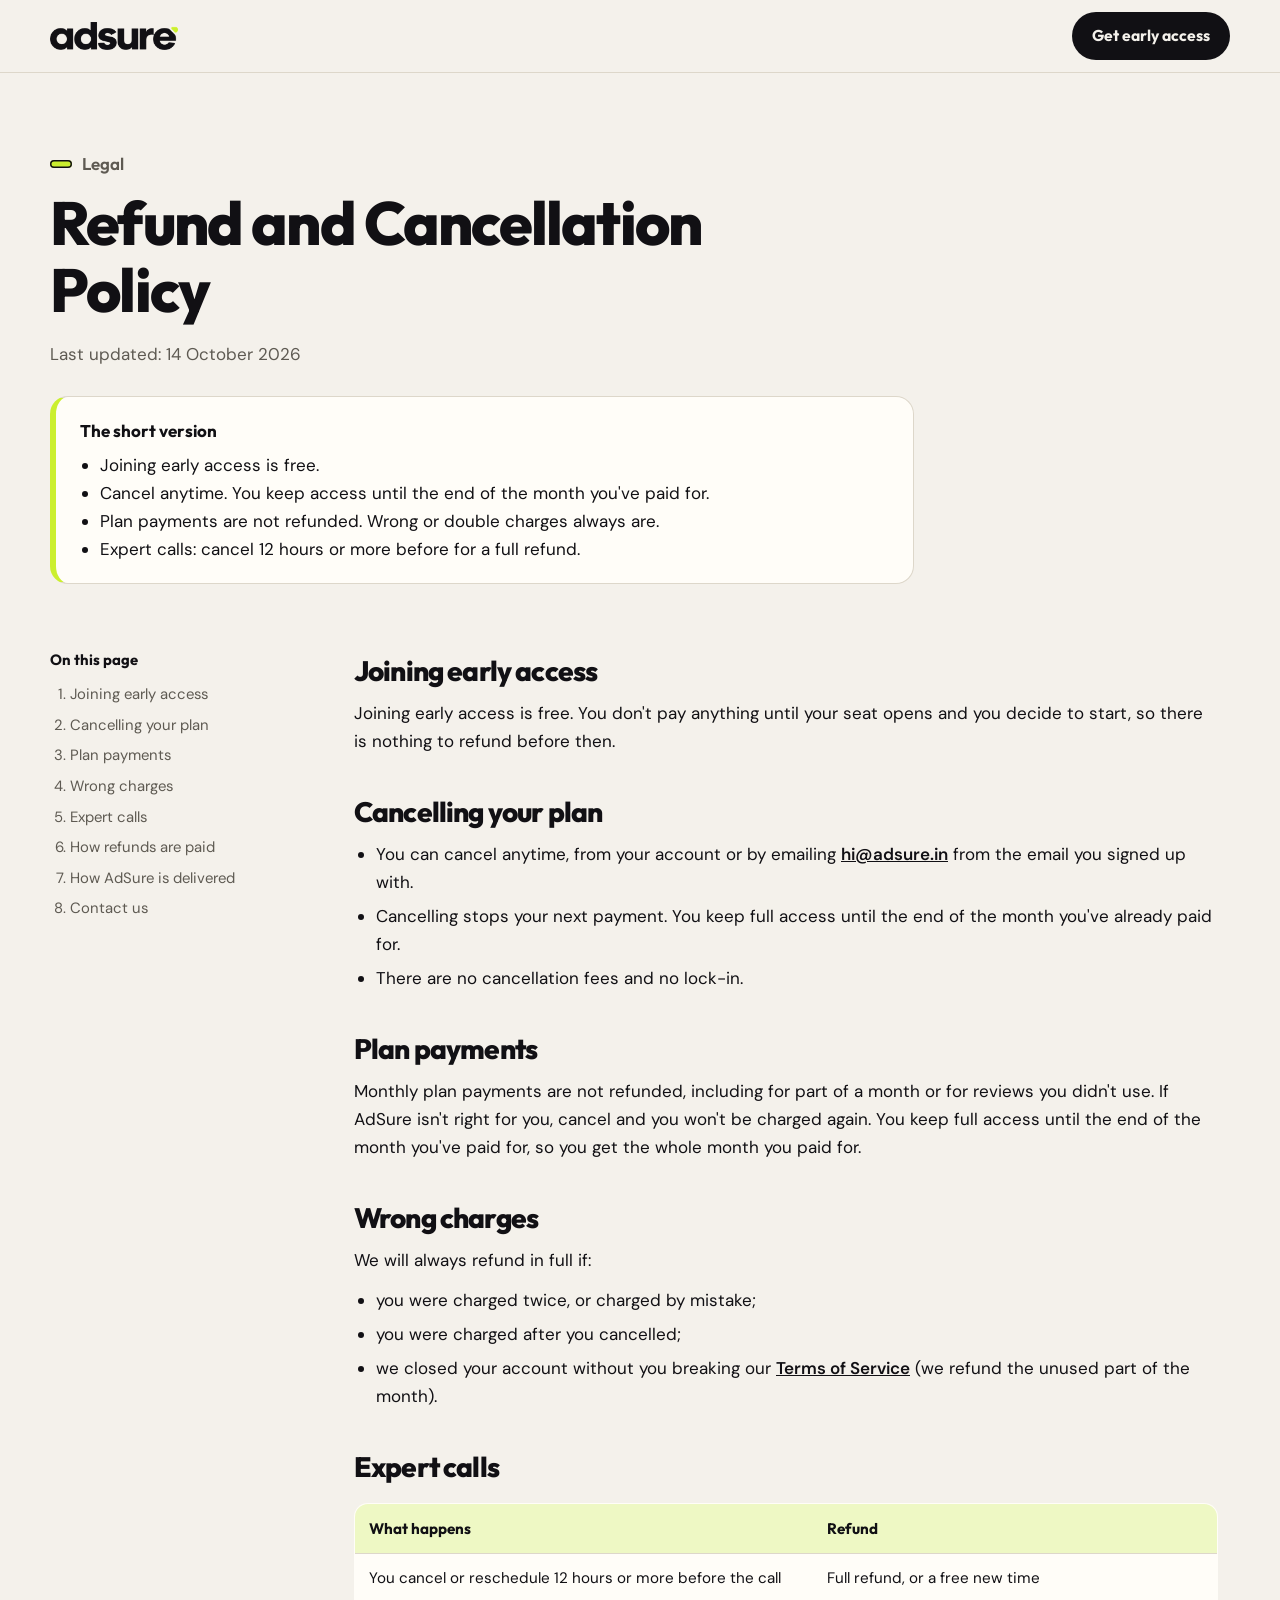
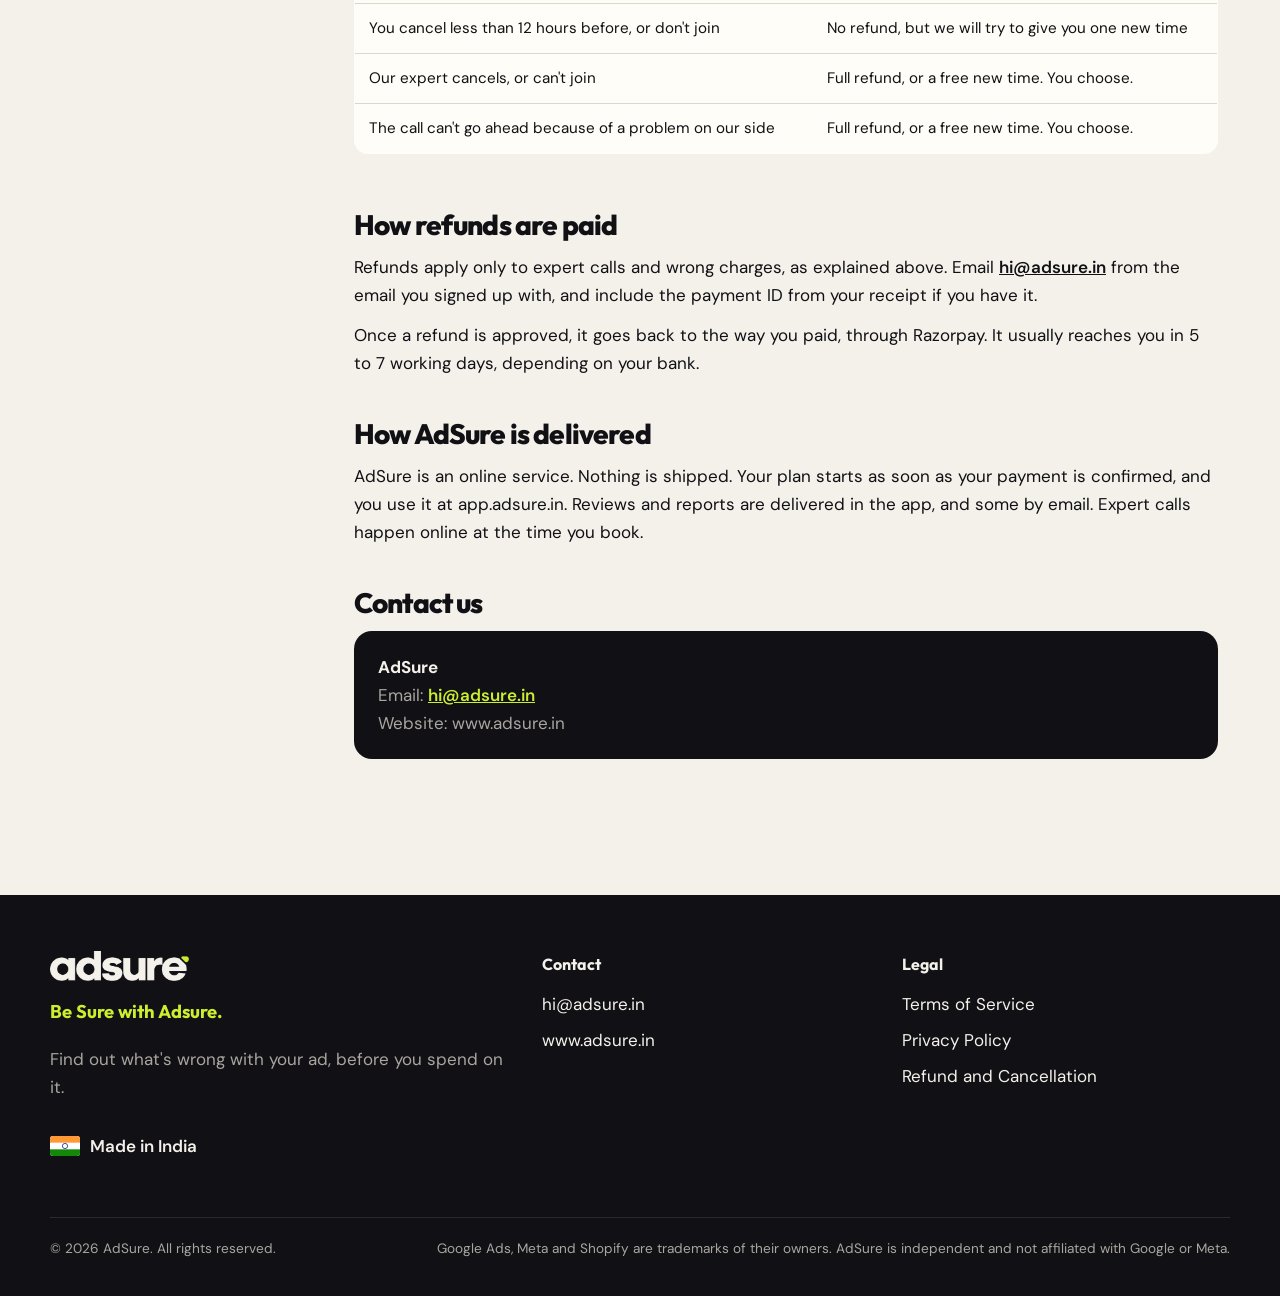
<file: refund-policy.html>
<!doctype html>
<html lang="en-IN">
<head>
<meta charset="utf-8">
<meta name="viewport" content="width=device-width, initial-scale=1, viewport-fit=cover">
<title>Refund and Cancellation Policy | AdSure</title>
<meta name="description" content="AdSure's refund and cancellation policy: cancel anytime with no lock-in, how plan payments work, and clear rules for expert calls.">
<meta name="robots" content="index, follow">
<link rel="canonical" href="https://www.adsure.in/refund-policy">
<meta name="theme-color" content="#F4F1EB">
<meta property="og:type" content="website">
<meta property="og:site_name" content="AdSure">
<meta property="og:title" content="Refund and Cancellation Policy | AdSure">
<meta property="og:description" content="AdSure's refund and cancellation policy: cancel anytime with no lock-in, how plan payments work, and clear rules for expert calls.">
<meta property="og:url" content="https://www.adsure.in/refund-policy">
<meta property="og:image" content="https://www.adsure.in/assets/og-image.png?v=2">
<link rel="icon" href="/assets/favicon.png" type="image/png">
<link rel="apple-touch-icon" href="/assets/apple-touch-icon.png">
<link rel="preconnect" href="https://fonts.googleapis.com">
<link rel="preconnect" href="https://fonts.gstatic.com" crossorigin>
<link href="https://fonts.googleapis.com/css2?family=Outfit:wght@500;600;700;800&family=DM+Sans:opsz,wght@9..40,400;9..40,500;9..40,600;9..40,700&display=swap" rel="stylesheet">
<link rel="stylesheet" href="/assets/legal.css">
</head>
<body>

<header class="nav">
  <div class="wrap nav-in">
    <a class="nav-logo" href="/" aria-label="AdSure home"><img src="/assets/logo-dark.png" alt="AdSure" width="440" height="96"></a>
    <a class="btn" href="/#join">Get early access</a>
  </div>
</header>

<main class="wrap doc">
  <div class="doc-head">
    <p class="kicker">Legal</p>
    <h1>Refund and Cancellation Policy</h1>
    <p class="updated">Last updated: <time datetime="2026-10-14">14 October 2026</time></p>
    <div class="summary"><b>The short version</b><ul><li>Joining early access is free.</li><li>Cancel anytime. You keep access until the end of the month you've paid for.</li><li>Plan payments are not refunded. Wrong or double charges always are.</li><li>Expert calls: cancel 12 hours or more before for a full refund.</li></ul></div>
  </div>
  <nav class="toc" aria-label="On this page">
    <p>On this page</p>
    <ol>
          <li><a href="#free">Joining early access</a></li>
          <li><a href="#cancel">Cancelling your plan</a></li>
          <li><a href="#plan">Plan payments</a></li>
          <li><a href="#mistakes">Wrong charges</a></li>
          <li><a href="#calls">Expert calls</a></li>
          <li><a href="#how">How refunds are paid</a></li>
          <li><a href="#delivery">How AdSure is delivered</a></li>
          <li><a href="#contact">Contact us</a></li>
    </ol>
  </nav>
  <article class="body">
        <section id="free">
          <h2>Joining early access</h2>
<p>Joining early access is free. You don't pay anything until your seat opens and you decide to start, so there is nothing to refund before then.</p>
        </section>
        <section id="cancel">
          <h2>Cancelling your plan</h2>
<ul>
            <li>You can cancel anytime, from your account or by emailing <a href="mailto:hi@adsure.in">hi@adsure.in</a> from the email you signed up with.</li>
            <li>Cancelling stops your next payment. You keep full access until the end of the month you've already paid for.</li>
            <li>There are no cancellation fees and no lock-in.</li>
          </ul>
        </section>
        <section id="plan">
          <h2>Plan payments</h2>
<p>Monthly plan payments are not refunded, including for part of a month or for reviews you didn't use. If AdSure isn't right for you, cancel and you won't be charged again. You keep full access until the end of the month you've paid for, so you get the whole month you paid for.</p>
        </section>
        <section id="mistakes">
          <h2>Wrong charges</h2>
<p>We will always refund in full if:</p>
          <ul>
            <li>you were charged twice, or charged by mistake;</li>
            <li>you were charged after you cancelled;</li>
            <li>we closed your account without you breaking our <a href="/terms">Terms of Service</a> (we refund the unused part of the month).</li>
          </ul>
        </section>
        <section id="calls">
          <h2>Expert calls</h2>
<div class="tbl"><table>
            <thead><tr><th scope="col">What happens</th><th scope="col">Refund</th></tr></thead>
            <tbody>
              <tr><td>You cancel or reschedule 12 hours or more before the call</td><td>Full refund, or a free new time</td></tr>
              <tr><td>You cancel less than 12 hours before, or don't join</td><td>No refund, but we will try to give you one new time</td></tr>
              <tr><td>Our expert cancels, or can't join</td><td>Full refund, or a free new time. You choose.</td></tr>
              <tr><td>The call can't go ahead because of a problem on our side</td><td>Full refund, or a free new time. You choose.</td></tr>
            </tbody>
          </table></div>
        </section>
        <section id="how">
          <h2>How refunds are paid</h2>
<p>Refunds apply only to expert calls and wrong charges, as explained above. Email <a href="mailto:hi@adsure.in">hi@adsure.in</a> from the email you signed up with, and include the payment ID from your receipt if you have it.</p>
          <p>Once a refund is approved, it goes back to the way you paid, through Razorpay. It usually reaches you in 5 to 7 working days, depending on your bank.</p>
        </section>
        <section id="delivery">
          <h2>How AdSure is delivered</h2>
<p>AdSure is an online service. Nothing is shipped. Your plan starts as soon as your payment is confirmed, and you use it at app.adsure.in. Reviews and reports are delivered in the app, and some by email. Expert calls happen online at the time you book.</p>
        </section>
        <section id="contact">
          <h2>Contact us</h2>
<div class="contact-box"><p><b>AdSure</b><br>Email: <a href="mailto:hi@adsure.in">hi@adsure.in</a><br>Website: www.adsure.in</p></div>
        </section>
  </article>
</main>

<footer>
  <div class="wrap">
    <div class="foot-grid">
      <div>
        <img src="/assets/logo-light.png" alt="AdSure" width="440" height="96" loading="lazy" decoding="async">
        <p class="tagline">Be Sure with Adsure.</p>
        <p>Find out what's wrong with your ad, before you spend on it.</p>
        <p class="made">
          <svg viewBox="0 0 30 20" aria-hidden="true"><rect width="30" height="20" fill="#fff"/><rect width="30" height="6.67" fill="#FF9933"/><rect y="13.33" width="30" height="6.67" fill="#138808"/><circle cx="15" cy="10" r="2.6" fill="none" stroke="#000080" stroke-width=".7"/></svg>
          Made in India
        </p>
      </div>
      <div>
        <h4>Contact</h4>
        <ul><li><a href="mailto:hi@adsure.in">hi@adsure.in</a></li><li><a href="/">www.adsure.in</a></li></ul>
      </div>
      <div>
        <h4>Legal</h4>
        <ul>
          <li><a href="/terms">Terms of Service</a></li>
          <li><a href="/privacy">Privacy Policy</a></li>
          <li><a href="/refund-policy">Refund and Cancellation</a></li>
        </ul>
      </div>
    </div>
    <div class="legal">
      <span>© 2026 AdSure. All rights reserved.</span>
      <span>Google Ads, Meta and Shopify are trademarks of their owners. AdSure is independent and not affiliated with Google or Meta.</span>
    </div>
  </div>
</footer>
</body>
</html>
</file>
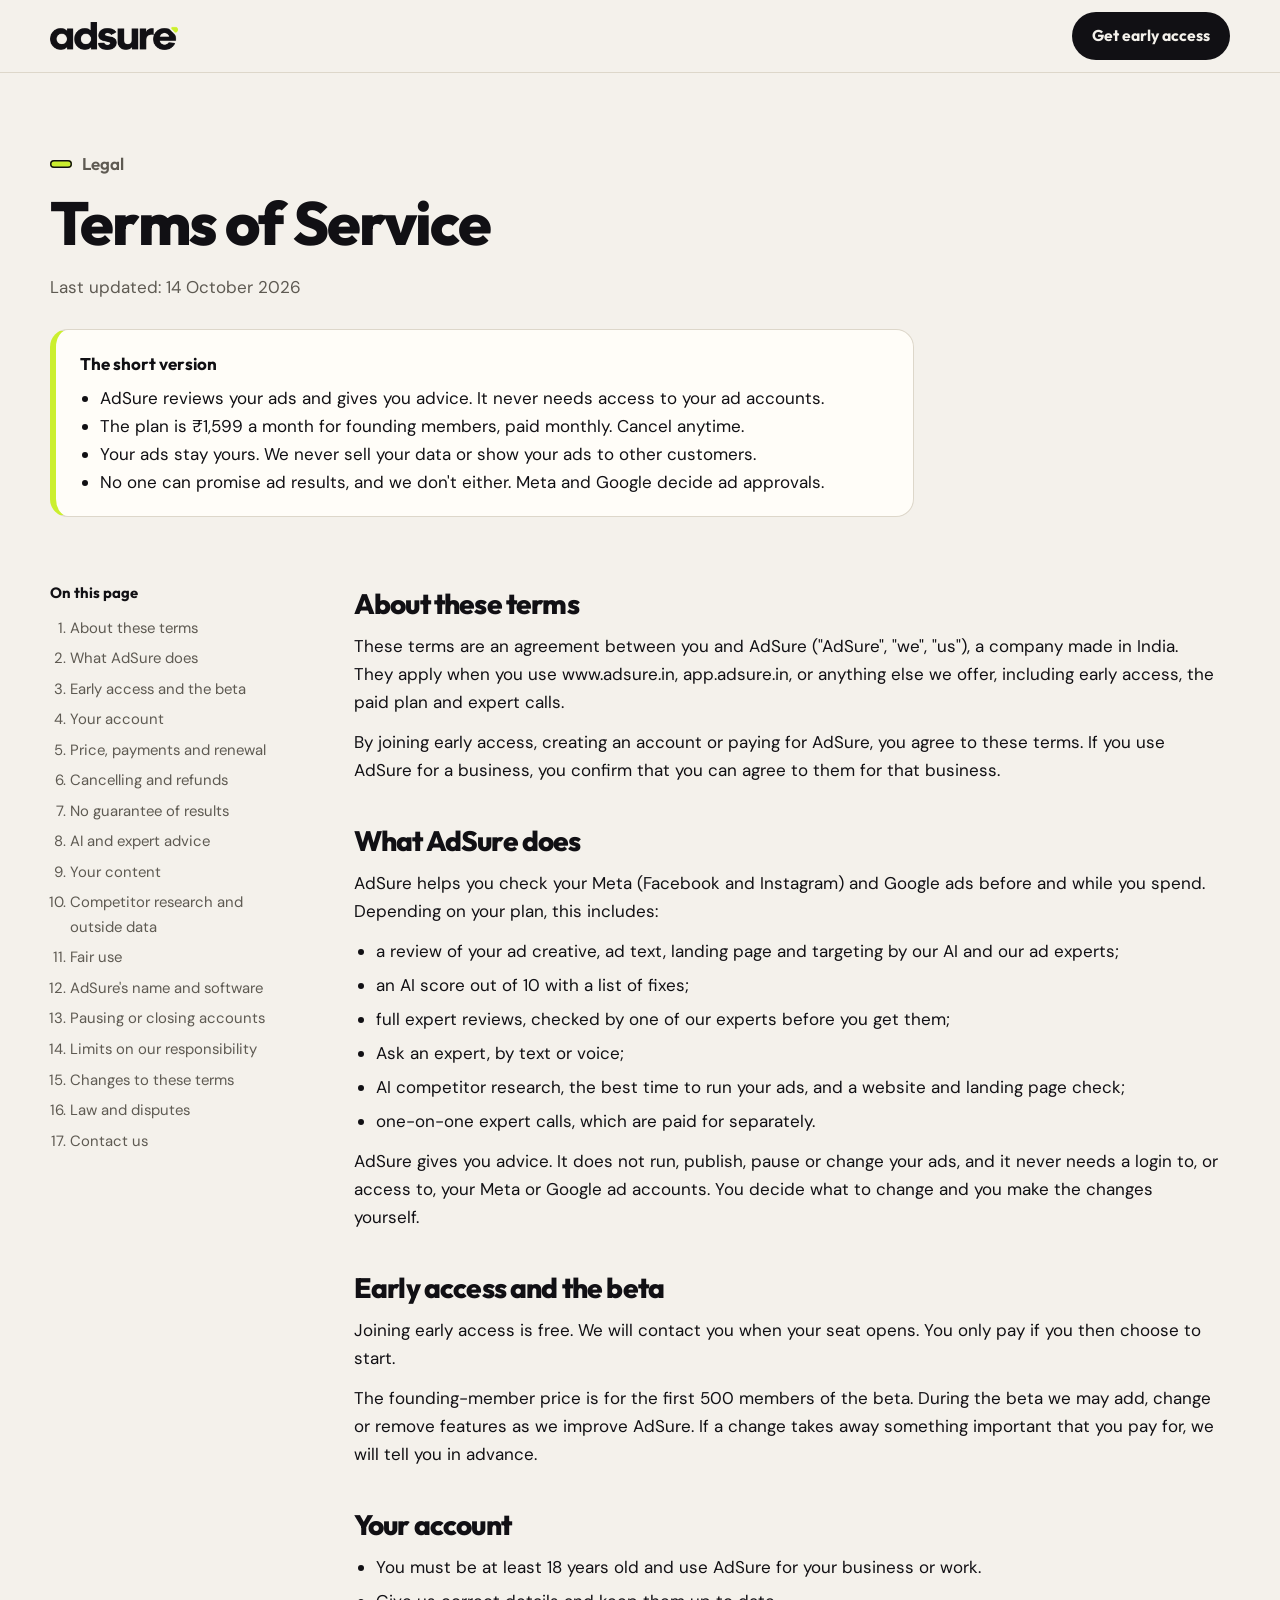
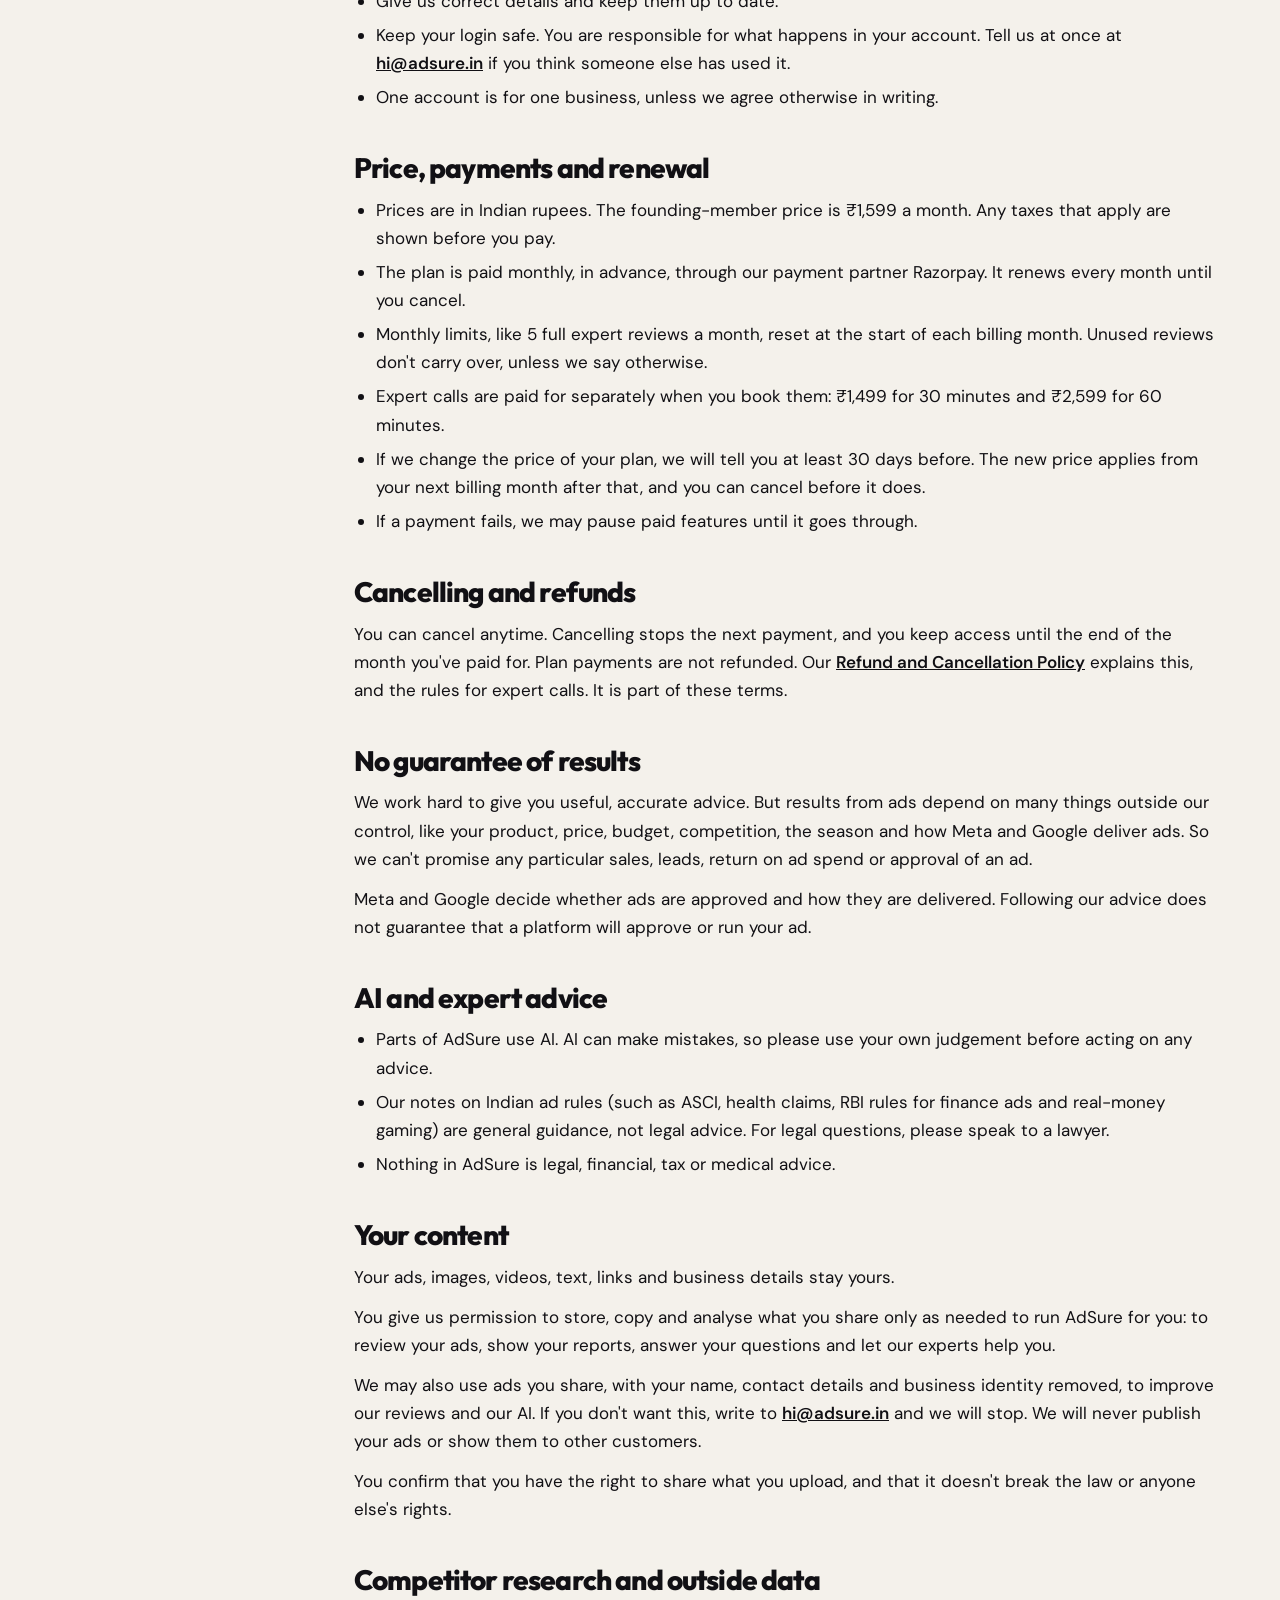
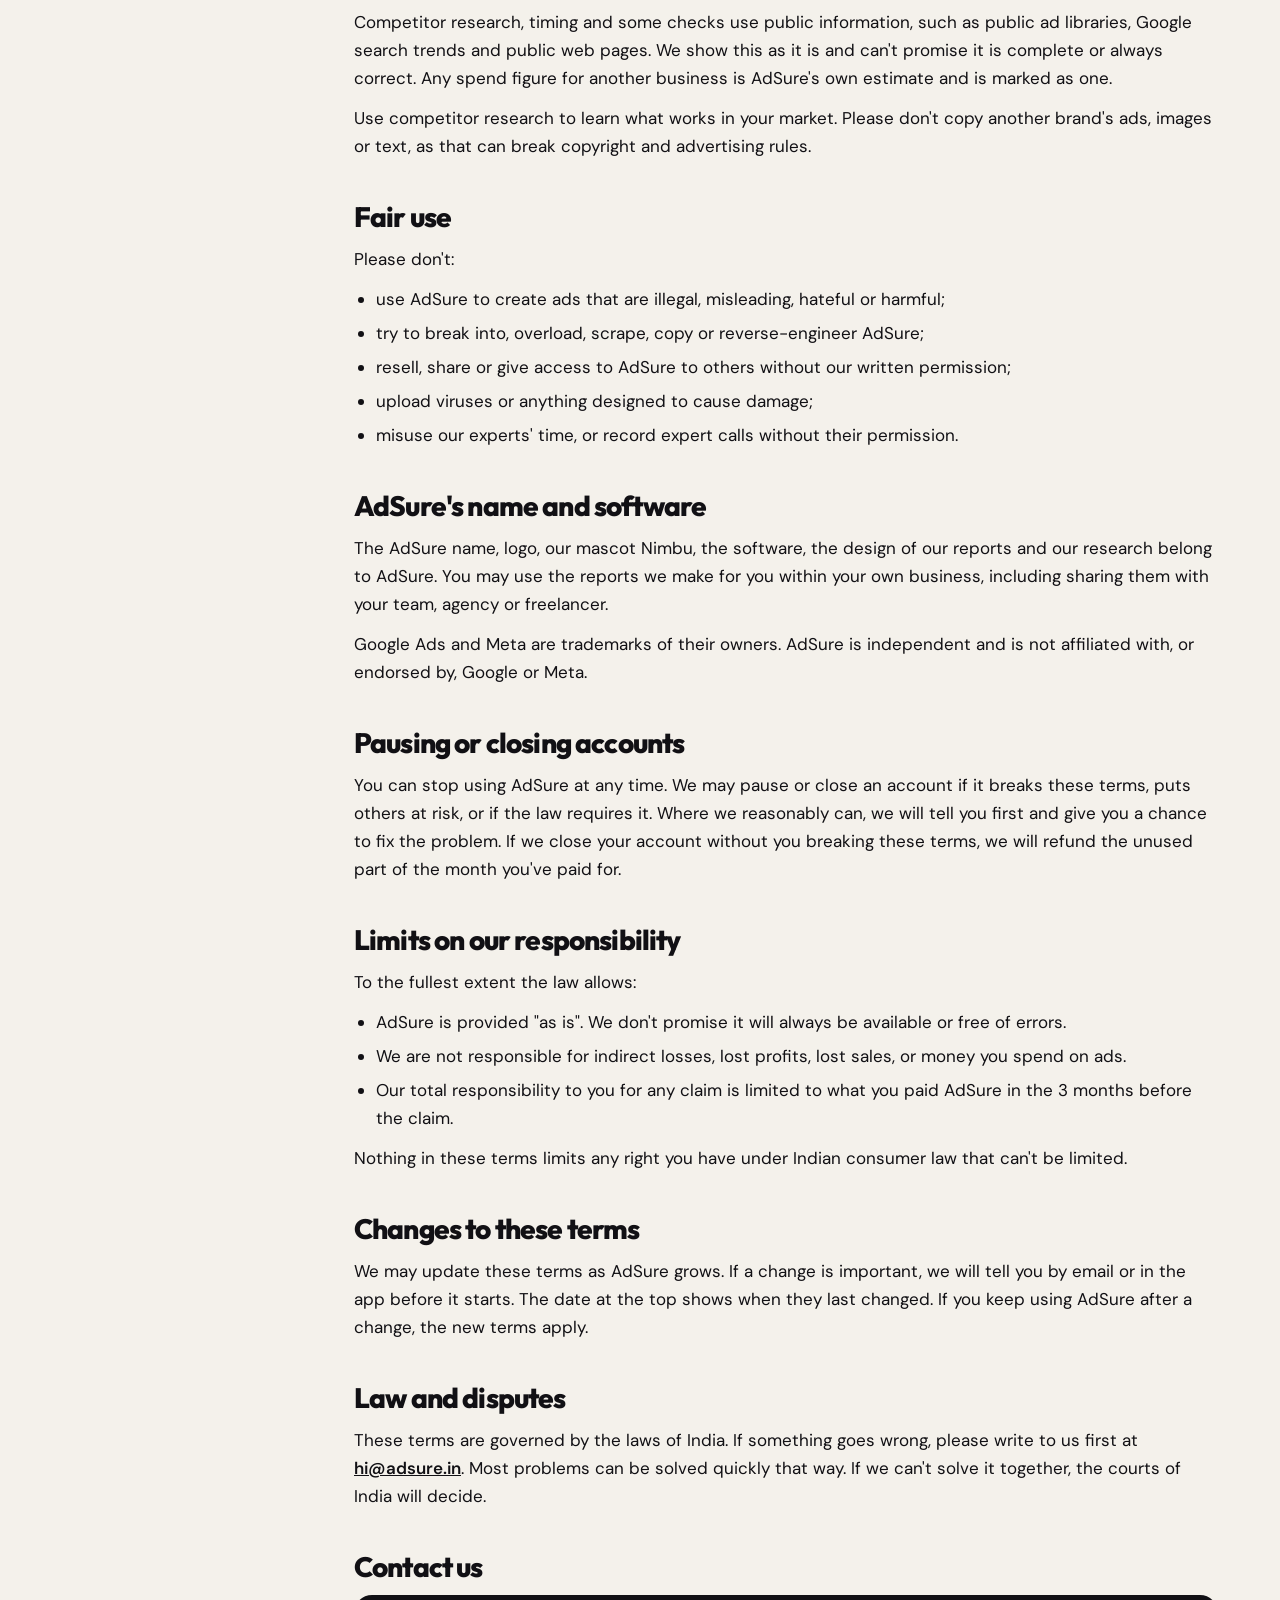
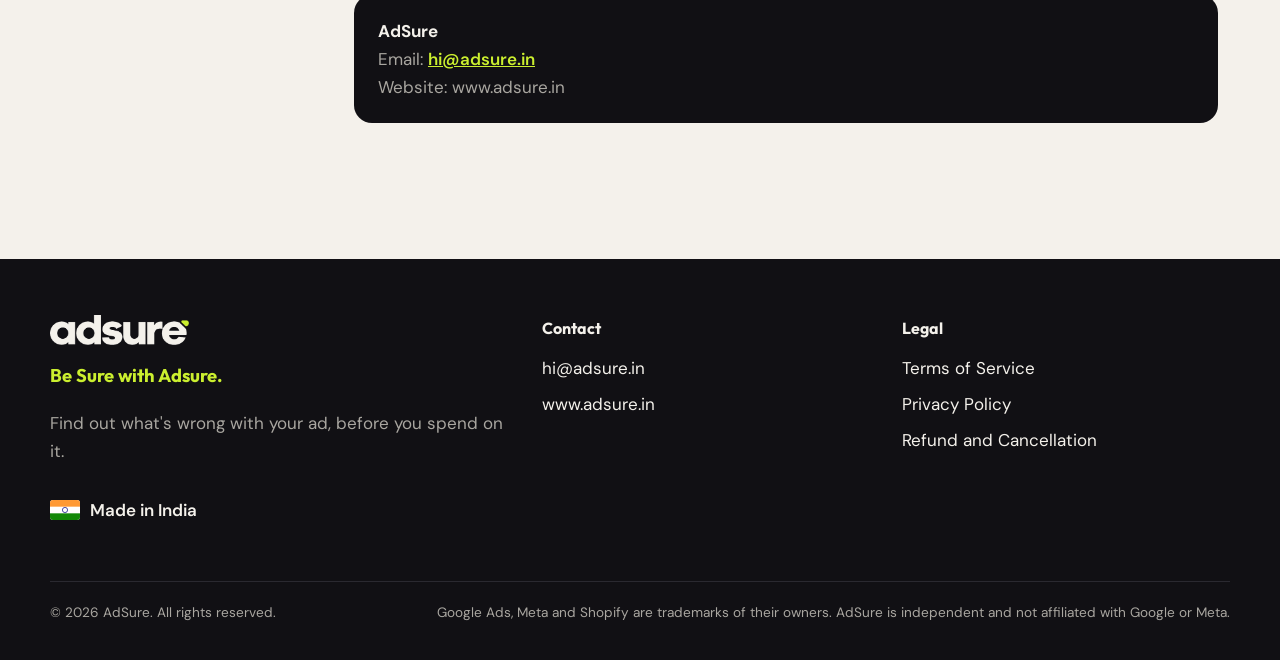
<file: terms.html>
<!doctype html>
<html lang="en-IN">
<head>
<meta charset="utf-8">
<meta name="viewport" content="width=device-width, initial-scale=1, viewport-fit=cover">
<title>Terms of Service | AdSure</title>
<meta name="description" content="The terms for using AdSure, the Meta and Google ad review service made in India: what we do, payments, your content and your rights.">
<meta name="robots" content="index, follow">
<link rel="canonical" href="https://www.adsure.in/terms">
<meta name="theme-color" content="#F4F1EB">
<meta property="og:type" content="website">
<meta property="og:site_name" content="AdSure">
<meta property="og:title" content="Terms of Service | AdSure">
<meta property="og:description" content="The terms for using AdSure, the Meta and Google ad review service made in India: what we do, payments, your content and your rights.">
<meta property="og:url" content="https://www.adsure.in/terms">
<meta property="og:image" content="https://www.adsure.in/assets/og-image.png?v=2">
<link rel="icon" href="/assets/favicon.png" type="image/png">
<link rel="apple-touch-icon" href="/assets/apple-touch-icon.png">
<link rel="preconnect" href="https://fonts.googleapis.com">
<link rel="preconnect" href="https://fonts.gstatic.com" crossorigin>
<link href="https://fonts.googleapis.com/css2?family=Outfit:wght@500;600;700;800&family=DM+Sans:opsz,wght@9..40,400;9..40,500;9..40,600;9..40,700&display=swap" rel="stylesheet">
<link rel="stylesheet" href="/assets/legal.css">
</head>
<body>

<header class="nav">
  <div class="wrap nav-in">
    <a class="nav-logo" href="/" aria-label="AdSure home"><img src="/assets/logo-dark.png" alt="AdSure" width="440" height="96"></a>
    <a class="btn" href="/#join">Get early access</a>
  </div>
</header>

<main class="wrap doc">
  <div class="doc-head">
    <p class="kicker">Legal</p>
    <h1>Terms of Service</h1>
    <p class="updated">Last updated: <time datetime="2026-10-14">14 October 2026</time></p>
    <div class="summary"><b>The short version</b><ul><li>AdSure reviews your ads and gives you advice. It never needs access to your ad accounts.</li><li>The plan is ₹1,599 a month for founding members, paid monthly. Cancel anytime.</li><li>Your ads stay yours. We never sell your data or show your ads to other customers.</li><li>No one can promise ad results, and we don't either. Meta and Google decide ad approvals.</li></ul></div>
  </div>
  <nav class="toc" aria-label="On this page">
    <p>On this page</p>
    <ol>
          <li><a href="#about">About these terms</a></li>
          <li><a href="#service">What AdSure does</a></li>
          <li><a href="#beta">Early access and the beta</a></li>
          <li><a href="#account">Your account</a></li>
          <li><a href="#payments">Price, payments and renewal</a></li>
          <li><a href="#cancel">Cancelling and refunds</a></li>
          <li><a href="#results">No guarantee of results</a></li>
          <li><a href="#ai">AI and expert advice</a></li>
          <li><a href="#content">Your content</a></li>
          <li><a href="#research">Competitor research and outside data</a></li>
          <li><a href="#use">Fair use</a></li>
          <li><a href="#ip">AdSure&#x27;s name and software</a></li>
          <li><a href="#suspend">Pausing or closing accounts</a></li>
          <li><a href="#liability">Limits on our responsibility</a></li>
          <li><a href="#changes">Changes to these terms</a></li>
          <li><a href="#law">Law and disputes</a></li>
          <li><a href="#contact">Contact us</a></li>
    </ol>
  </nav>
  <article class="body">
        <section id="about">
          <h2>About these terms</h2>
<p>These terms are an agreement between you and AdSure ("AdSure", "we", "us"), a company made in India. They apply when you use www.adsure.in, app.adsure.in, or anything else we offer, including early access, the paid plan and expert calls.</p>
          <p>By joining early access, creating an account or paying for AdSure, you agree to these terms. If you use AdSure for a business, you confirm that you can agree to them for that business.</p>
        </section>
        <section id="service">
          <h2>What AdSure does</h2>
<p>AdSure helps you check your Meta (Facebook and Instagram) and Google ads before and while you spend. Depending on your plan, this includes:</p>
          <ul>
            <li>a review of your ad creative, ad text, landing page and targeting by our AI and our ad experts;</li>
            <li>an AI score out of 10 with a list of fixes;</li>
            <li>full expert reviews, checked by one of our experts before you get them;</li>
            <li>Ask an expert, by text or voice;</li>
            <li>AI competitor research, the best time to run your ads, and a website and landing page check;</li>
            <li>one-on-one expert calls, which are paid for separately.</li>
          </ul>
          <p>AdSure gives you advice. It does not run, publish, pause or change your ads, and it never needs a login to, or access to, your Meta or Google ad accounts. You decide what to change and you make the changes yourself.</p>
        </section>
        <section id="beta">
          <h2>Early access and the beta</h2>
<p>Joining early access is free. We will contact you when your seat opens. You only pay if you then choose to start.</p>
          <p>The founding-member price is for the first 500 members of the beta. During the beta we may add, change or remove features as we improve AdSure. If a change takes away something important that you pay for, we will tell you in advance.</p>
        </section>
        <section id="account">
          <h2>Your account</h2>
<ul>
            <li>You must be at least 18 years old and use AdSure for your business or work.</li>
            <li>Give us correct details and keep them up to date.</li>
            <li>Keep your login safe. You are responsible for what happens in your account. Tell us at once at <a href="mailto:hi@adsure.in">hi@adsure.in</a> if you think someone else has used it.</li>
            <li>One account is for one business, unless we agree otherwise in writing.</li>
          </ul>
        </section>
        <section id="payments">
          <h2>Price, payments and renewal</h2>
<ul>
            <li>Prices are in Indian rupees. The founding-member price is ₹1,599 a month. Any taxes that apply are shown before you pay.</li>
            <li>The plan is paid monthly, in advance, through our payment partner Razorpay. It renews every month until you cancel.</li>
            <li>Monthly limits, like 5 full expert reviews a month, reset at the start of each billing month. Unused reviews don't carry over, unless we say otherwise.</li>
            <li>Expert calls are paid for separately when you book them: ₹1,499 for 30 minutes and ₹2,599 for 60 minutes.</li>
            <li>If we change the price of your plan, we will tell you at least 30 days before. The new price applies from your next billing month after that, and you can cancel before it does.</li>
            <li>If a payment fails, we may pause paid features until it goes through.</li>
          </ul>
        </section>
        <section id="cancel">
          <h2>Cancelling and refunds</h2>
<p>You can cancel anytime. Cancelling stops the next payment, and you keep access until the end of the month you've paid for. Plan payments are not refunded. Our <a href="/refund-policy">Refund and Cancellation Policy</a> explains this, and the rules for expert calls. It is part of these terms.</p>
        </section>
        <section id="results">
          <h2>No guarantee of results</h2>
<p>We work hard to give you useful, accurate advice. But results from ads depend on many things outside our control, like your product, price, budget, competition, the season and how Meta and Google deliver ads. So we can't promise any particular sales, leads, return on ad spend or approval of an ad.</p>
          <p>Meta and Google decide whether ads are approved and how they are delivered. Following our advice does not guarantee that a platform will approve or run your ad.</p>
        </section>
        <section id="ai">
          <h2>AI and expert advice</h2>
<ul>
            <li>Parts of AdSure use AI. AI can make mistakes, so please use your own judgement before acting on any advice.</li>
            <li>Our notes on Indian ad rules (such as ASCI, health claims, RBI rules for finance ads and real-money gaming) are general guidance, not legal advice. For legal questions, please speak to a lawyer.</li>
            <li>Nothing in AdSure is legal, financial, tax or medical advice.</li>
          </ul>
        </section>
        <section id="content">
          <h2>Your content</h2>
<p>Your ads, images, videos, text, links and business details stay yours.</p>
          <p>You give us permission to store, copy and analyse what you share only as needed to run AdSure for you: to review your ads, show your reports, answer your questions and let our experts help you.</p>
          <p>We may also use ads you share, with your name, contact details and business identity removed, to improve our reviews and our AI. If you don't want this, write to <a href="mailto:hi@adsure.in">hi@adsure.in</a> and we will stop. We will never publish your ads or show them to other customers.</p>
          <p>You confirm that you have the right to share what you upload, and that it doesn't break the law or anyone else's rights.</p>
        </section>
        <section id="research">
          <h2>Competitor research and outside data</h2>
<p>Competitor research, timing and some checks use public information, such as public ad libraries, Google search trends and public web pages. We show this as it is and can't promise it is complete or always correct. Any spend figure for another business is AdSure's own estimate and is marked as one.</p>
          <p>Use competitor research to learn what works in your market. Please don't copy another brand's ads, images or text, as that can break copyright and advertising rules.</p>
        </section>
        <section id="use">
          <h2>Fair use</h2>
<p>Please don't:</p>
          <ul>
            <li>use AdSure to create ads that are illegal, misleading, hateful or harmful;</li>
            <li>try to break into, overload, scrape, copy or reverse-engineer AdSure;</li>
            <li>resell, share or give access to AdSure to others without our written permission;</li>
            <li>upload viruses or anything designed to cause damage;</li>
            <li>misuse our experts' time, or record expert calls without their permission.</li>
          </ul>
        </section>
        <section id="ip">
          <h2>AdSure's name and software</h2>
<p>The AdSure name, logo, our mascot Nimbu, the software, the design of our reports and our research belong to AdSure. You may use the reports we make for you within your own business, including sharing them with your team, agency or freelancer.</p>
          <p>Google Ads and Meta are trademarks of their owners. AdSure is independent and is not affiliated with, or endorsed by, Google or Meta.</p>
        </section>
        <section id="suspend">
          <h2>Pausing or closing accounts</h2>
<p>You can stop using AdSure at any time. We may pause or close an account if it breaks these terms, puts others at risk, or if the law requires it. Where we reasonably can, we will tell you first and give you a chance to fix the problem. If we close your account without you breaking these terms, we will refund the unused part of the month you've paid for.</p>
        </section>
        <section id="liability">
          <h2>Limits on our responsibility</h2>
<p>To the fullest extent the law allows:</p>
          <ul>
            <li>AdSure is provided "as is". We don't promise it will always be available or free of errors.</li>
            <li>We are not responsible for indirect losses, lost profits, lost sales, or money you spend on ads.</li>
            <li>Our total responsibility to you for any claim is limited to what you paid AdSure in the 3 months before the claim.</li>
          </ul>
          <p>Nothing in these terms limits any right you have under Indian consumer law that can't be limited.</p>
        </section>
        <section id="changes">
          <h2>Changes to these terms</h2>
<p>We may update these terms as AdSure grows. If a change is important, we will tell you by email or in the app before it starts. The date at the top shows when they last changed. If you keep using AdSure after a change, the new terms apply.</p>
        </section>
        <section id="law">
          <h2>Law and disputes</h2>
<p>These terms are governed by the laws of India. If something goes wrong, please write to us first at <a href="mailto:hi@adsure.in">hi@adsure.in</a>. Most problems can be solved quickly that way. If we can't solve it together, the courts of India will decide.</p>
        </section>
        <section id="contact">
          <h2>Contact us</h2>
<div class="contact-box"><p><b>AdSure</b><br>Email: <a href="mailto:hi@adsure.in">hi@adsure.in</a><br>Website: www.adsure.in</p></div>
        </section>
  </article>
</main>

<footer>
  <div class="wrap">
    <div class="foot-grid">
      <div>
        <img src="/assets/logo-light.png" alt="AdSure" width="440" height="96" loading="lazy" decoding="async">
        <p class="tagline">Be Sure with Adsure.</p>
        <p>Find out what's wrong with your ad, before you spend on it.</p>
        <p class="made">
          <svg viewBox="0 0 30 20" aria-hidden="true"><rect width="30" height="20" fill="#fff"/><rect width="30" height="6.67" fill="#FF9933"/><rect y="13.33" width="30" height="6.67" fill="#138808"/><circle cx="15" cy="10" r="2.6" fill="none" stroke="#000080" stroke-width=".7"/></svg>
          Made in India
        </p>
      </div>
      <div>
        <h4>Contact</h4>
        <ul><li><a href="mailto:hi@adsure.in">hi@adsure.in</a></li><li><a href="/">www.adsure.in</a></li></ul>
      </div>
      <div>
        <h4>Legal</h4>
        <ul>
          <li><a href="/terms">Terms of Service</a></li>
          <li><a href="/privacy">Privacy Policy</a></li>
          <li><a href="/refund-policy">Refund and Cancellation</a></li>
        </ul>
      </div>
    </div>
    <div class="legal">
      <span>© 2026 AdSure. All rights reserved.</span>
      <span>Google Ads, Meta and Shopify are trademarks of their owners. AdSure is independent and not affiliated with Google or Meta.</span>
    </div>
  </div>
</footer>
</body>
</html>
</file>
<file: assets/legal.css>
/* Shared styles for the policy pages (terms, privacy, refund-policy). Colours and fonts match index.html. */
:root{
  --cream:#F4F1EB; --paper:#FFFDF8; --ink:#111014; --ink-2:#1D1C22; --ink-3:#2A2930;
  --lime:#CBEF2F; --lime-soft:#EEF8C4; --line:#DDD7CA; --muted:#5E5A52; --muted-on-ink:#A9A6A0;
  --head:"Outfit", "Segoe UI", system-ui, -apple-system, sans-serif;
  --body:"DM Sans", "Segoe UI", system-ui, -apple-system, sans-serif;
}
*,*::before,*::after{box-sizing:border-box}
html{-webkit-text-size-adjust:100%;scroll-padding-top:90px}
body{margin:0;background:var(--cream);color:var(--ink);font-family:var(--body);font-size:17px;line-height:1.65;-webkit-font-smoothing:antialiased}
img{max-width:100%;display:block}
a{color:inherit}
:focus-visible{outline:3px solid var(--ink);outline-offset:3px;border-radius:6px}
footer :focus-visible{outline-color:var(--lime)}
.wrap{width:min(1180px,100% - 32px);margin-inline:auto}

.btn{display:inline-flex;align-items:center;justify-content:center;border-radius:999px;padding:11px 20px;font-family:var(--head);font-weight:700;font-size:.98rem;text-decoration:none;background:var(--ink);color:var(--cream);white-space:nowrap}
.btn:hover{background:var(--ink-3)}

.nav{position:sticky;top:0;z-index:10;background:rgba(244,241,235,.9);backdrop-filter:blur(14px);-webkit-backdrop-filter:blur(14px);border-bottom:1px solid var(--line)}
.nav-in{display:flex;align-items:center;justify-content:space-between;gap:16px;height:72px}
.nav-logo img{height:28px;width:auto}

.doc{display:grid;grid-template-columns:240px minmax(0,1fr);gap:clamp(28px,5vw,72px);padding:clamp(40px,6vw,80px) 0 clamp(64px,8vw,104px)}
.doc-head{grid-column:1/-1}
.kicker{font-family:var(--head);font-weight:600;color:var(--muted);display:flex;align-items:center;gap:10px;margin:0 0 12px}
.kicker::before{content:"";width:22px;height:8px;border-radius:8px;background:var(--lime);box-shadow:inset 0 0 0 1.5px var(--ink)}
h1,h2,h3{font-family:var(--head);letter-spacing:-.03em;line-height:1.1;margin:0}
h1{font-size:clamp(2.4rem,5vw,3.8rem);font-weight:800;max-width:18ch}
.updated{color:var(--muted);margin:16px 0 0}
.summary{margin-top:28px;background:var(--paper);border:1px solid var(--line);border-left:6px solid var(--lime);border-radius:18px;padding:20px 24px;max-width:72ch}
.summary b{font-family:var(--head);display:block;margin-bottom:6px}
.summary ul{margin:0;padding-left:20px}

.toc{position:sticky;top:96px;align-self:start;font-size:.93rem}
.toc p{font-family:var(--head);font-weight:700;margin:0 0 10px}
.toc ol{margin:0;padding-left:20px;display:grid;gap:6px;color:var(--muted)}
.toc a{text-decoration:none}
.toc a:hover{color:var(--ink);text-decoration:underline}

.body{max-width:72ch}
.body section{padding-top:8px;margin-bottom:34px}
.body h2{font-size:clamp(1.4rem,2.4vw,1.75rem);font-weight:800;margin-bottom:12px}
.body h3{font-size:1.1rem;font-weight:700;margin:18px 0 6px;letter-spacing:-.015em}
.body p{margin:0 0 12px}
.body ul{margin:0 0 12px;padding-left:22px}
.body li{margin-bottom:6px}
.body a{font-weight:600}
.body table{width:100%;border-collapse:collapse;margin:8px 0 14px;font-size:.95rem;background:var(--paper);border:1px solid var(--line);border-radius:14px;overflow:hidden}
.body th,.body td{text-align:left;vertical-align:top;padding:12px 14px;border-bottom:1px solid var(--line)}
.body th{font-family:var(--head);font-weight:700;background:var(--lime-soft)}
.body tr:last-child td{border-bottom:0}
.tbl{overflow-x:auto}
.contact-box{background:var(--ink);color:var(--cream);border-radius:18px;padding:22px 24px}
.contact-box p{color:var(--muted-on-ink);margin:0}
.contact-box a{color:var(--lime)}
.contact-box b{color:var(--cream)}

@media (max-width:860px){.doc{grid-template-columns:1fr}.toc{position:static;background:var(--paper);border:1px solid var(--line);border-radius:18px;padding:18px 20px}}

footer{background:var(--ink);color:var(--muted-on-ink);padding:56px 0 calc(36px + env(safe-area-inset-bottom,0px))}
.foot-grid{display:grid;grid-template-columns:1.4fr 1fr 1fr;gap:32px}
.foot-grid img{height:30px;width:auto;margin-bottom:16px}
footer h4{color:var(--cream);font-family:var(--head);font-size:1rem;margin:0 0 12px}
footer a{text-decoration:none;color:var(--cream)}
footer a:hover{color:var(--lime)}
footer ul{list-style:none;padding:0;margin:0;display:grid;gap:8px}
.tagline{font-family:var(--head);font-weight:700;font-size:1.15rem;color:var(--lime);margin:0 0 6px}
.made{display:inline-flex;align-items:center;gap:10px;margin-top:14px;color:var(--cream);font-weight:600}
.made svg{width:30px;height:20px;border-radius:3px}
.legal{margin-top:40px;padding-top:20px;border-top:1px solid var(--ink-3);display:flex;justify-content:space-between;gap:16px;flex-wrap:wrap;font-size:.85rem}
@media (max-width:760px){.foot-grid{grid-template-columns:1fr}}
@media print{.nav,.toc,footer{display:none}.doc{display:block}body{background:#fff}}
</file>
